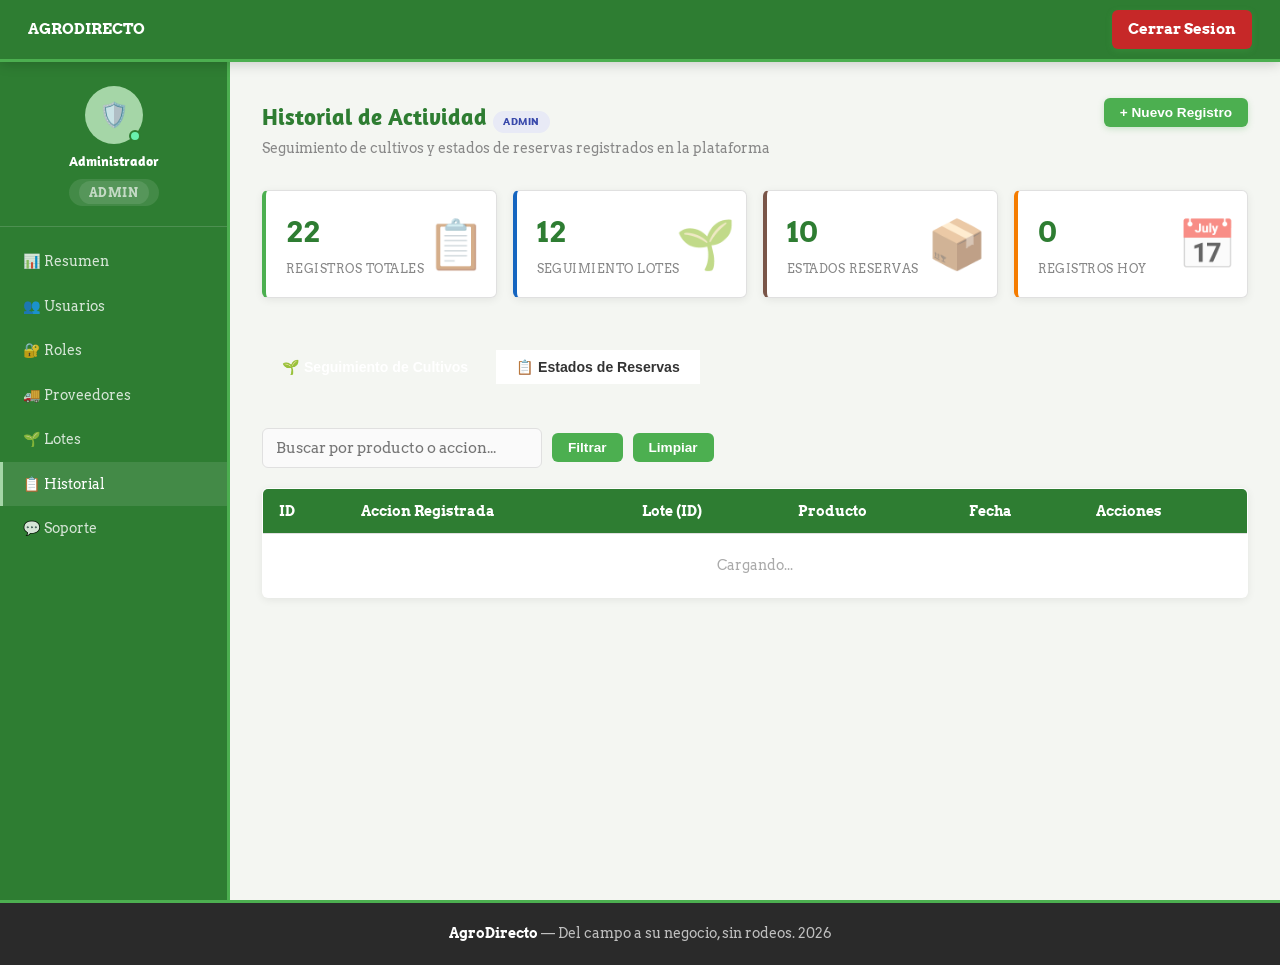
<file: historial.html>
<!DOCTYPE html>
<html lang="es">
<head>
    <meta charset="UTF-8">
    <meta name="viewport" content="width=device-width, initial-scale=1.0">
    <link rel="stylesheet" href="estilo.css">
    <title>Historial - AgroDirecto</title>
    <link rel="preconnect" href="https://fonts.googleapis.com">
    <link rel="preconnect" href="https://fonts.gstatic.com" crossorigin>
    <link href="https://fonts.googleapis.com/css2?family=Arvo:ital,wght@0,400;0,700;1,400;1,700&display=swap" rel="stylesheet">

    <link rel="preconnect" href="https://fonts.googleapis.com">
    <link rel="preconnect" href="https://fonts.gstatic.com" crossorigin>
    <link href="https://fonts.googleapis.com/css2?family=Amaranth:ital,wght@0,400;0,700;1,400;1,700&family=Arvo:ital,wght@0,400;0,700;1,400;1,700&display=swap" rel="stylesheet">
</head>
<body class="pagina-admin">

    <nav id="nav-principal">
        <a href="index.html"><strong>AGRODIRECTO</strong></a>
        <div class="links-nav">
            <a href="index.html" class="btn-verde btn-salir">Cerrar Sesion</a>
        </div>
    </nav>

    <div class="layout-panel">
        <aside class="sidebar">
            <div class="perfil-sidebar">
                <div class="avatar-usuario">🛡️</div>
                <h4 id="nombre-admin">Administrador</h4>
                <span><span class="badge-rol badge-admin">Admin</span></span>
            </div>
            <nav class="nav-sidebar">
                <a href="panel_admin.html">📊 Resumen</a>
                <a href="usuarios.html">👥 Usuarios</a>
                <a href="roles.html">🔐 Roles</a>
                <a href="proveedores.html">🚚 Proveedores</a>
                <a href="lotes.html">🌱 Lotes</a>
                <a href="historial.html" class="activo">📋 Historial</a>    
                <a href="#" id="btn-soporte">💬 Soporte</a>
            </nav>
        </aside>

        <div class="zona-contenido">
            <div class="cabecera-panel">
                <div>
                    <h2>Historial de Actividad <span class="badge-rol badge-admin">ADMIN</span></h2>
                    <p>Seguimiento de cultivos y estados de reservas registrados en la plataforma</p>
                </div>
                <button class="btn-verde" onclick="abrirModal()">+ Nuevo Registro</button>
            </div>

            <div class="fila-stats">
                <div class="stat-tarjeta" data-icono="📋">
                    <div class="stat-numero" id="stat-total">—</div>
                    <div class="stat-etiqueta">Registros Totales</div>
                </div>
                <div class="stat-tarjeta stat-azul" data-icono="🌱">
                    <div class="stat-numero" id="stat-seguimiento">—</div>
                    <div class="stat-etiqueta">Seguimiento Lotes</div>
                </div>
                <div class="stat-tarjeta stat-marron" data-icono="📦">
                    <div class="stat-numero" id="stat-hist-reservas">—</div>
                    <div class="stat-etiqueta">Estados Reservas</div>
                </div>
                <div class="stat-tarjeta stat-naranja" data-icono="📅">
                    <div class="stat-numero" id="stat-hoy">—</div>
                    <div class="stat-etiqueta">Registros Hoy</div>
                </div>
            </div>

            <!-- Pestanas para cambiar entre historial de seguimiento y de reservas -->
            <div class="tabs-historial margen-top-24">
                <button class="btn-tab activo" id="tab-seguimiento" onclick="cambiarTab('seguimiento')">
                    🌱 Seguimiento de Cultivos
                </button>
                <button class="btn-tab" id="tab-reservas-hist" onclick="cambiarTab('reservas')">
                    📋 Estados de Reservas
                </button>
            </div>

            <div id="alerta-historial" class="alerta"></div>

            <!-- TABLA HISTORIAL DE SEGUIMIENTO -->
            <div id="seccion-seguimiento">
                <div class="barra-filtro margen-top-24">
                    <input type="text" id="filtro-seguimiento" class="campo-input" placeholder="Buscar por producto o accion...">
                    <button class="btn-verde btn-borde" onclick="filtrarSeguimiento()">Filtrar</button>
                    <button class="btn-verde btn-borde" onclick="limpiarFiltroSeg()">Limpiar</button>
                </div>
                <table class="tabla-datos">
                    <thead>
                        <tr>
                            <th>ID</th>
                            <th>Accion Registrada</th>
                            <th>Lote (ID)</th>
                            <th>Producto</th>
                            <th>Fecha</th>
                            <th>Acciones</th>
                        </tr>
                    </thead>
                    <tbody id="tabla-seguimiento">
                        <tr><td colspan="6" style="text-align:center;color:#aaa;padding:20px;">Cargando...</td></tr>
                    </tbody>
                </table>
            </div>

            <!-- TABLA HISTORIAL DE RESERVAS -->
            <div id="seccion-hist-reservas" style="display:none;">
                <div class="barra-filtro margen-top-24">
                    <input type="text" id="filtro-hist-reserva" class="campo-input" placeholder="Buscar por estado...">
                    <button class="btn-verde btn-borde" onclick="filtrarHistReservas()">Filtrar</button>
                </div>
                <table class="tabla-datos">
                    <thead>
                        <tr>
                            <th>ID</th>
                            <th>Reserva ID</th>
                            <th>Estado Registrado</th>
                            <th>Fecha</th>
                            <th>Acciones</th>
                        </tr>
                    </thead>
                    <tbody id="tabla-hist-reservas">
                        <tr><td colspan="5" style="text-align:center;color:#aaa;padding:20px;">Cargando...</td></tr>
                    </tbody>
                </table>
            </div>

        </div>
    </div>

    <a href="#" id="btn-volver-arriba" title="Volver arriba">▲</a>

<!-- MODAL HISTORIAL -->
<div class="fondo-modal" id="modal-historial">
    <div class="caja-modal">
        <button class="btn-cerrar-modal" onclick="cerrarModal()">✕</button>
        <p class="titulo-modal" id="titulo-modal-hist">Nuevo Registro</p>
        <input type="hidden" id="hist-id">
        <div class="campo-grupo">
            <label>Accion / Descripcion</label>
            <input type="text" id="hist-accion" class="campo-input" placeholder="Ej: Siembra registrada">
        </div>
        <div class="campo-grupo">
            <label>Producto</label>
            <input type="text" id="hist-producto" class="campo-input" placeholder="Ej: Tomate Chonto">
        </div>
        <div class="fila-campos">
            <div class="campo-grupo">
                <label>Lote (opcional)</label>
                <select id="hist-lote" class="campo-input"></select>
            </div>
            <div class="campo-grupo">
                <label>Fecha</label>
                <input type="date" id="hist-fecha" class="campo-input">
            </div>
        </div>
        <div class="fila-botones">
            <button class="btn-verde" onclick="guardarRegistro()">Guardar</button>
            <button class="btn-verde btn-borde" onclick="cerrarModal()">Cancelar</button>
        </div>
        <div id="alerta-modal-hist" class="alerta"></div>
    </div>
</div>
<div id="alerta-historial" class="alerta" style="margin:16px 0;"></div>

    <div id="modal-soporte" class="modal-soporte">
    <div class="contenido-modal">
        <span id="cerrar-soporte">&times;</span>
        <h2>Centro de Soporte</h2>
        <p>¿En qué podemos ayudarte?</p>

        <form>
            <input type="text" placeholder="Tu nombre" required>
            <input type="email" placeholder="Tu correo" required>
            <textarea placeholder="Describe tu problema..." rows="5"></textarea>
            <button type="submit">Enviar</button>
        </form>
    </div>
</div>


    <footer id="pie-pagina">
        <p><strong>AgroDirecto</strong> — Del campo a su negocio, sin rodeos. 2026</p>
    </footer>

    <script src="datos.js"></script>

<script>
    const btnSoporte = document.getElementById("btn-soporte");
    const modalSoporte = document.getElementById("modal-soporte");
    const cerrarSoporte = document.getElementById("cerrar-soporte");

    btnSoporte.addEventListener("click", function(e) {
    e.preventDefault();
    modalSoporte.style.display = "flex";
    });

    cerrarSoporte.addEventListener("click", function() {
    modalSoporte.style.display = "none";
    });

    window.addEventListener("click", function(e) {
    if (e.target === modalSoporte) {
        modalSoporte.style.display = "none";
    }
});


    document.getElementById('nombre-admin').textContent =
        sessionStorage.getItem('usuario_nombre') || 'Administrador';

    window.addEventListener('scroll', () => {
        document.getElementById('btn-volver-arriba')
            .classList.toggle('visible', window.scrollY > 200);
    });

    function cargarHistorial() {
        const seg  = DB.historial_seguimiento;
        const hres = DB.historial_reservas;
        document.getElementById('stat-total').textContent         = seg.length + hres.length;
        document.getElementById('stat-seguimiento').textContent   = seg.length;
        document.getElementById('stat-hist-reservas').textContent = hres.length;
        // 4to stat: registros de hoy
        const hoy = new Date().toISOString().slice(0,10);
        const statHoy = document.getElementById('stat-hoy');
        if (statHoy) statHoy.textContent = seg.filter(s => s.fecha === hoy).length;

        renderTabla(seg);
    }

    function renderTabla(lista) {
        const tb = document.getElementById('tabla-historial');
        if (!tb) return;
        tb.innerHTML = lista.length ? lista.map(h => {
            const lote = DB.lotes.find(l => l.id === h.lote);
            return `<tr>
                <td>${h.id}</td>
                <td>${h.accion}</td>
                <td>${h.lote ? `Lote #${h.lote}` : '—'}</td>
                <td>${h.producto}</td>
                <td>${h.fecha}</td>
                <td><div class="acciones-tabla">
                    <button class="btn-tabla btn-editar"   onclick="editarRegistro(${h.id})">Editar</button>
                    <button class="btn-tabla btn-eliminar" onclick="eliminarRegistro(${h.id})">Eliminar</button>
                </div></td>
            </tr>`;
        }).join('') :
        '<tr><td colspan="6" style="text-align:center;color:#aaa;padding:20px;">Sin registros</td></tr>';
    }

    function abrirModal(id = null) {
        document.getElementById('hist-id').value = id || '';
        document.getElementById('titulo-modal-hist').textContent = id ? 'Editar Registro' : 'Nuevo Registro';
        if (!id) {
            document.getElementById('hist-accion').value  = '';
            document.getElementById('hist-producto').value = '';
            document.getElementById('hist-lote').value    = '';
            document.getElementById('hist-fecha').value   = new Date().toISOString().slice(0,10);
        }
        // Poblar select lotes
        const selLote = document.getElementById('hist-lote');
        if (selLote) {
            selLote.innerHTML = '<option value="">Sin lote</option>' +
                DB.lotes.map(l => `<option value="${l.id}">#${l.id} — ${l.producto}</option>`).join('');
        }
        document.getElementById('alerta-modal-hist').className = 'alerta';
        document.getElementById('modal-historial').classList.add('abierto');
    }

    function cerrarModal() {
        document.getElementById('modal-historial').classList.remove('abierto');
    }

    function editarRegistro(id) {
        const h = DB.historial_seguimiento.find(x => x.id === id);
        if (!h) return;
        document.getElementById('hist-accion').value   = h.accion;
        document.getElementById('hist-producto').value = h.producto;
        document.getElementById('hist-fecha').value    = h.fecha;
        abrirModal(id);
        if (document.getElementById('hist-lote')) document.getElementById('hist-lote').value = h.lote || '';
    }

    function guardarRegistro() {
        const alerta = document.getElementById('alerta-modal-hist');
        const id     = parseInt(document.getElementById('hist-id').value);
        const datos  = {
            accion:   document.getElementById('hist-accion').value.trim(),
            producto: document.getElementById('hist-producto').value.trim(),
            lote:     parseInt(document.getElementById('hist-lote').value) || null,
            fecha:    document.getElementById('hist-fecha').value
        };
        if (!datos.accion || !datos.producto) {
            alerta.textContent = 'Accion y producto son obligatorios.';
            alerta.className = 'alerta alerta-error visible';
            return;
        }
        if (id) {
            const idx = DB.historial_seguimiento.findIndex(h => h.id === id);
            DB.historial_seguimiento[idx] = { ...DB.historial_seguimiento[idx], ...datos };
        } else {
            datos.id = DB.siguienteId('historial_seguimiento');
            DB.historial_seguimiento.push(datos);
        }
        alerta.textContent = id ? 'Registro actualizado.' : 'Registro creado.';
        alerta.className = 'alerta alerta-ok visible';
        setTimeout(() => { cerrarModal(); cargarHistorial(); }, 900);
    }

    function eliminarRegistro(id) {
        const alerta = document.getElementById('alerta-historial');
        if (!confirm('¿Eliminar este registro?')) return;
        const idx = DB.historial_seguimiento.findIndex(h => h.id === id);
        if (idx !== -1) DB.historial_seguimiento.splice(idx, 1);
        if (alerta) { alerta.textContent = 'Registro eliminado.'; alerta.className = 'alerta alerta-ok visible'; }
        cargarHistorial();
        setTimeout(() => { if (alerta) alerta.className = 'alerta'; }, 3000);
    }

    cargarHistorial();
</script>

</body>
</html>
</file>
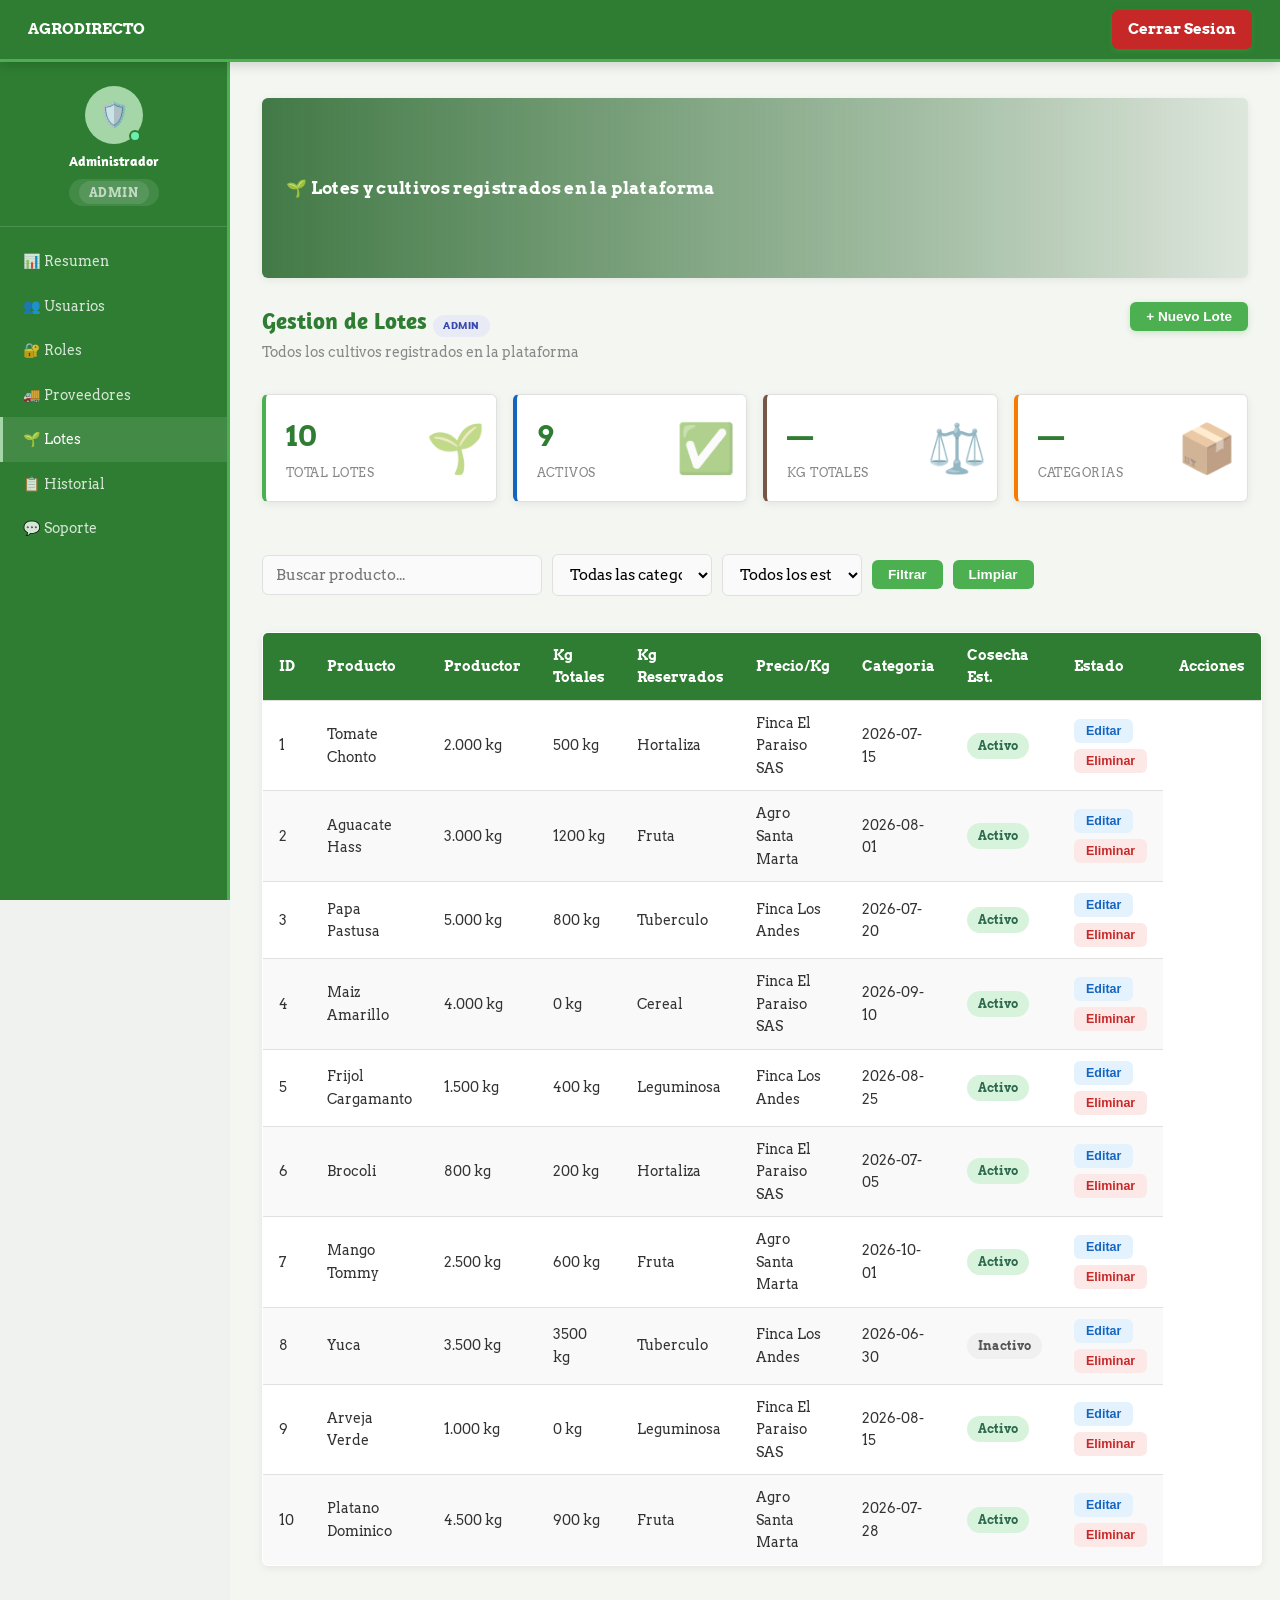
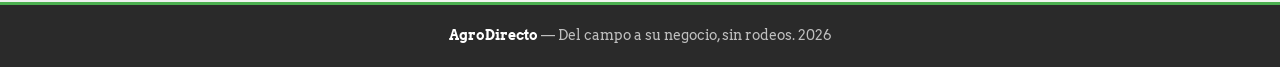
<file: lotes.html>
<!DOCTYPE html>
<html lang="es">
<head>
    <meta charset="UTF-8">
    <meta name="viewport" content="width=device-width, initial-scale=1.0">
    <link rel="stylesheet" href="estilo.css">
    <link rel="preconnect" href="https://fonts.googleapis.com">
    <link rel="preconnect" href="https://fonts.gstatic.com" crossorigin>
    <link href="https://fonts.googleapis.com/css2?family=Arvo:ital,wght@0,400;0,700;1,400;1,700&display=swap" rel="stylesheet">

    <link rel="preconnect" href="https://fonts.googleapis.com">
    <link rel="preconnect" href="https://fonts.gstatic.com" crossorigin>
    <link href="https://fonts.googleapis.com/css2?family=Amaranth:ital,wght@0,400;0,700;1,400;1,700&family=Arvo:ital,wght@0,400;0,700;1,400;1,700&display=swap" rel="stylesheet">

     <title>Lotes - AgroDirecto</title>
</head>
<body class="pagina-admin">

    <nav id="nav-principal">
        <a href="index.html"><strong>AGRODIRECTO</strong></a>
        <div class="links-nav">
            <a href="index.html" class="btn-verde btn-salir">Cerrar Sesion</a>
        </div>
    </nav>

    <div class="layout-panel">
        <aside class="sidebar">
            <div class="perfil-sidebar">
                <div class="avatar-usuario">🛡️</div>
                <h4 id="nombre-admin">Administrador</h4>
                <span><span class="badge-rol badge-admin">Admin</span></span>
            </div>
            <nav class="nav-sidebar">
                <a href="panel_admin.html">📊 Resumen</a>
                <a href="usuarios.html">👥 Usuarios</a>
                <a href="roles.html">🔐 Roles</a>
                <a href="proveedores.html">🚚 Proveedores</a>
                <a href="lotes.html" class="activo">🌱 Lotes</a>
                <a href="historial.html">📋 Historial</a>
                <a href="#" id="btn-soporte">💬 Soporte</a>
            </nav>
        </aside>

        <div class="zona-contenido">
            <div class="banner-panel banner-lotes">
                <span>🌱 Lotes y cultivos registrados en la plataforma</span>
            </div>

            <div class="cabecera-panel">
                <div>
                    <h2>Gestion de Lotes <span class="badge-rol badge-admin">ADMIN</span></h2>
                    <p>Todos los cultivos registrados en la plataforma</p>
                </div>
                <button class="btn-verde" onclick="abrirModal()">+ Nuevo Lote</button>
            </div>

            <div class="fila-stats">
                <div class="stat-tarjeta" data-icono="🌱">
                    <div class="stat-numero" id="stat-total">—</div>
                    <div class="stat-etiqueta">Total Lotes</div>
                </div>
                <div class="stat-tarjeta stat-azul" data-icono="✅">
                    <div class="stat-numero" id="stat-activos">—</div>
                    <div class="stat-etiqueta">Activos</div>
                </div>
                <div class="stat-tarjeta stat-marron" data-icono="⚖️">
                    <div class="stat-numero" id="stat-kg-total">—</div>
                    <div class="stat-etiqueta">Kg Totales</div>
                </div>
                <div class="stat-tarjeta stat-naranja" data-icono="📦">
                    <div class="stat-numero" id="stat-categorias">—</div>
                    <div class="stat-etiqueta">Categorias</div>
                </div>
            </div>

            <div class="barra-filtro margen-top-24">
                <input type="text" id="filtro-producto" class="campo-input" placeholder="Buscar producto...">
                <select id="filtro-cat" class="campo-input" style="max-width:160px;">
                    <option value="">Todas las categorias</option>
                    <option>Hortaliza</option>
                    <option>Fruta</option>
                    <option>Tuberculo</option>
                    <option>Cereal</option>
                </select>
                <select id="filtro-estado-lote" class="campo-input" style="max-width:140px;">
                    <option value="">Todos los estados</option>
                    <option>Activo</option>
                    <option>En cosecha</option>
                    <option>Finalizado</option>
                </select>
                <button class="btn-verde btn-borde" onclick="filtrar()">Filtrar</button>
                <button class="btn-verde btn-borde" onclick="limpiarFiltro()">Limpiar</button>
            </div>

            <div id="alerta-lotes" class="alerta"></div>

            <table class="tabla-datos">
                <thead>
                    <tr>
                        <th>ID</th>
                        <th>Producto</th>
                        <th>Productor</th>
                        <th>Kg Totales</th>
                        <th>Kg Reservados</th>
                        <th>Precio/Kg</th>
                        <th>Categoria</th>
                        <th>Cosecha Est.</th>
                        <th>Estado</th>
                        <th>Acciones</th>
                    </tr>
                </thead>
                <tbody id="tabla-lotes">
                    <tr><td colspan="10" style="text-align:center;color:#aaa;padding:20px;">Cargando...</td></tr>
                </tbody>
            </table>
        </div>
    </div>

    <a href="#" id="btn-volver-arriba" title="Volver arriba">▲</a>

   <!-- MODAL LOTE -->
<div class="fondo-modal" id="modal-lote">
    <div class="caja-modal">
        <button class="btn-cerrar-modal" onclick="cerrarModal()">✕</button>
        <p class="titulo-modal" id="titulo-modal-lote">Nuevo Lote</p>
        <input type="hidden" id="lote-id">
        <div class="fila-campos">
            <div class="campo-grupo">
                <label>Producto</label>
                <input type="text" id="lote-producto" class="campo-input" placeholder="Ej: Tomate Chonto">
            </div>
            <div class="campo-grupo">
                <label>Cantidad (kg)</label>
                <input type="number" id="lote-cantidad" class="campo-input" placeholder="Ej: 2000" min="1">
            </div>
        </div>
        <div class="fila-campos">
            <div class="campo-grupo">
                <label>Categoria</label>
                <select id="lote-categoria" class="campo-input">
                    <option>Hortaliza</option>
                    <option>Fruta</option>
                    <option>Tuberculo</option>
                    <option>Cereal</option>
                    <option>Leguminosa</option>
                </select>
            </div>
            <div class="campo-grupo">
                <label>Productor</label>
                <select id="lote-productor" class="campo-input"></select>
            </div>
        </div>
        <div class="fila-campos">
            <div class="campo-grupo">
                <label>Fecha Cosecha</label>
                <input type="date" id="lote-fecha" class="campo-input">
            </div>
            <div class="campo-grupo">
                <label>Estado</label>
                <select id="lote-estado" class="campo-input">
                    <option value="Activo">Activo</option>
                    <option value="Inactivo">Inactivo</option>
                </select>
            </div>
        </div>
        <div class="fila-botones">
            <button class="btn-verde" onclick="guardarLote()">Guardar</button>
            <button class="btn-verde btn-borde" onclick="cerrarModal()">Cancelar</button>
        </div>
        <div id="alerta-modal-lote" class="alerta"></div>
    </div>
</div>

    <div id="modal-soporte" class="modal-soporte">
    <div class="contenido-modal">
        <span id="cerrar-soporte">&times;</span>
        <h2>Centro de Soporte</h2>
        <p>¿En qué podemos ayudarte?</p>

        <form>
            <input type="text" placeholder="Tu nombre" required>
            <input type="email" placeholder="Tu correo" required>
            <textarea placeholder="Describe tu problema..." rows="5"></textarea>
            <button type="submit">Enviar</button>
        </form>
    </div>
</div>

        <footer id="pie-pagina">
        <p><strong>AgroDirecto</strong> — Del campo a su negocio, sin rodeos. 2026</p>
    </footer>


    <script src="datos.js"></script>

<script>
    const btnSoporte = document.getElementById("btn-soporte");
const modalSoporte = document.getElementById("modal-soporte");
const cerrarSoporte = document.getElementById("cerrar-soporte");

btnSoporte.addEventListener("click", function(e) {
    e.preventDefault();
    modalSoporte.style.display = "flex";
});

cerrarSoporte.addEventListener("click", function() {
    modalSoporte.style.display = "none";
});

window.addEventListener("click", function(e) {
    if (e.target === modalSoporte) {
        modalSoporte.style.display = "none";
    }
});


    let todosLotes = [];

    document.getElementById('nombre-admin').textContent =
        sessionStorage.getItem('usuario_nombre') || 'Administrador';

    window.addEventListener('scroll', () => {
        document.getElementById('btn-volver-arriba')
            .classList.toggle('visible', window.scrollY > 200);
    });

    function cargarLotes() {
        todosLotes = [...DB.lotes];
        document.getElementById('stat-total').textContent   = todosLotes.length;
        // Los IDs de stats adicionales dependen de tu HTML; ajusta si difieren:
        const activos   = todosLotes.filter(l => l.estado === 'Activo').length;
        const inactivos = todosLotes.filter(l => l.estado === 'Inactivo').length;
        const kgTotal   = todosLotes.reduce((s, l) => s + l.cantidad, 0);
        if (document.getElementById('stat-activos'))   document.getElementById('stat-activos').textContent   = activos;
        if (document.getElementById('stat-inactivos')) document.getElementById('stat-inactivos').textContent = inactivos;
        if (document.getElementById('stat-kg'))        document.getElementById('stat-kg').textContent        = kgTotal.toLocaleString('es-CO') + ' kg';
        renderTabla(todosLotes);
    }

    function renderTabla(lista) {
        const tb = document.getElementById('tabla-lotes');
        if (!tb) return;
        tb.innerHTML = lista.length ? lista.map(l => {
            const prod = DB.usuarios.find(u => u.id === l.productor_id);
            return `<tr>
                <td>${l.id}</td>
                <td>${l.producto}</td>
                <td>${l.cantidad.toLocaleString('es-CO')} kg</td>
                <td>${l.kg_reservados || 0} kg</td>
                <td>${l.categoria}</td>
                <td>${prod ? prod.nombre : '—'}</td>
                <td>${l.fecha_cosecha || '—'}</td>
                <td><span class="etiqueta ${l.estado === 'Activo' ? 'etiqueta-verde' : 'etiqueta-gris'}">${l.estado}</span></td>
                <td><div class="acciones-tabla">
                    <button class="btn-tabla btn-editar"   onclick="editarLote(${l.id})">Editar</button>
                    <button class="btn-tabla btn-eliminar" onclick="eliminarLote(${l.id})">Eliminar</button>
                </div></td>
            </tr>`;
        }).join('') :
        '<tr><td colspan="9" style="text-align:center;color:#aaa;padding:20px;">Sin lotes registrados</td></tr>';
    }

    function abrirModal(id = null) {
        document.getElementById('lote-id').value = id || '';
        document.getElementById('titulo-modal-lote').textContent = id ? 'Editar Lote' : 'Nuevo Lote';
        if (!id) {
            ['lote-producto','lote-cantidad','lote-fecha'].forEach(i => {
                const el = document.getElementById(i);
                if (el) el.value = '';
            });
            const cat = document.getElementById('lote-categoria');
            if (cat) cat.value = 'Hortaliza';
            const prod = document.getElementById('lote-productor');
            if (prod) prod.value = '';
            const est = document.getElementById('lote-estado');
            if (est) est.value = 'Activo';
        }
        // Poblar select de productores
        const selProd = document.getElementById('lote-productor');
        if (selProd) {
            const productores = DB.usuarios.filter(u => u.rol === 'Productor');
            selProd.innerHTML = productores.map(p =>
                `<option value="${p.id}">${p.nombre}</option>`).join('');
        }
        const alertaM = document.getElementById('alerta-modal-lote');
        if (alertaM) alertaM.className = 'alerta';
        document.getElementById('modal-lote').classList.add('abierto');
    }

    function cerrarModal() {
        document.getElementById('modal-lote').classList.remove('abierto');
    }

    function editarLote(id) {
        const l = DB.lotes.find(x => x.id === id);
        if (!l) return;
        const setVal = (sel, val) => { const el = document.getElementById(sel); if (el) el.value = val; };
        setVal('lote-producto',   l.producto);
        setVal('lote-cantidad',   l.cantidad);
        setVal('lote-categoria',  l.categoria);
        setVal('lote-fecha',      l.fecha_cosecha || '');
        setVal('lote-estado',     l.estado);
        abrirModal(id);
        document.getElementById('lote-productor').value = l.productor_id;
    }

    function guardarLote() {
        const alertaM = document.getElementById('alerta-modal-lote');
        const id      = parseInt(document.getElementById('lote-id').value);
        const datos   = {
            producto:      (document.getElementById('lote-producto')?.value || '').trim(),
            cantidad:      parseInt(document.getElementById('lote-cantidad')?.value) || 0,
            categoria:     document.getElementById('lote-categoria')?.value || 'Hortaliza',
            productor_id:  parseInt(document.getElementById('lote-productor')?.value) || 2,
            fecha_cosecha: document.getElementById('lote-fecha')?.value || '',
            estado:        document.getElementById('lote-estado')?.value || 'Activo',
            kg_reservados: 0
        };
        if (!datos.producto || datos.cantidad < 1) {
            if (alertaM) { alertaM.textContent = 'Producto y cantidad son obligatorios.'; alertaM.className = 'alerta alerta-error visible'; }
            return;
        }
        if (id) {
            const idx = DB.lotes.findIndex(l => l.id === id);
            DB.lotes[idx] = { ...DB.lotes[idx], ...datos };
        } else {
            datos.id = DB.siguienteId('lotes');
            DB.lotes.push(datos);
        }
        if (alertaM) { alertaM.textContent = id ? 'Lote actualizado.' : 'Lote creado.'; alertaM.className = 'alerta alerta-ok visible'; }
        setTimeout(() => { cerrarModal(); cargarLotes(); }, 900);
    }

    function eliminarLote(id) {
        const alerta = document.getElementById('alerta-lotes');
        if (!confirm('¿Eliminar este lote?')) return;
        const idx = DB.lotes.findIndex(l => l.id === id);
        if (idx !== -1) DB.lotes.splice(idx, 1);
        if (alerta) { alerta.textContent = 'Lote eliminado.'; alerta.className = 'alerta alerta-ok visible'; }
        cargarLotes();
        setTimeout(() => { if (alerta) alerta.className = 'alerta'; }, 3000);
    }

    // Filtro
    function filtrar() {
        const q   = (document.getElementById('filtro-lote')?.value || '').toLowerCase();
        const cat = document.getElementById('filtro-categoria-lote')?.value || '';
        const est = document.getElementById('filtro-estado-lote')?.value || '';
        renderTabla(DB.lotes.filter(l =>
            (!q || l.producto.toLowerCase().includes(q)) &&
            (!cat || l.categoria === cat) &&
            (!est || l.estado === est)
        ));
    }

    function limpiarFiltro() {
        ['filtro-lote','filtro-categoria-lote','filtro-estado-lote'].forEach(i => {
            const el = document.getElementById(i); if (el) el.value = '';
        });
        renderTabla(DB.lotes);
    }

    cargarLotes();
</script>

</body>
</html>
</file>
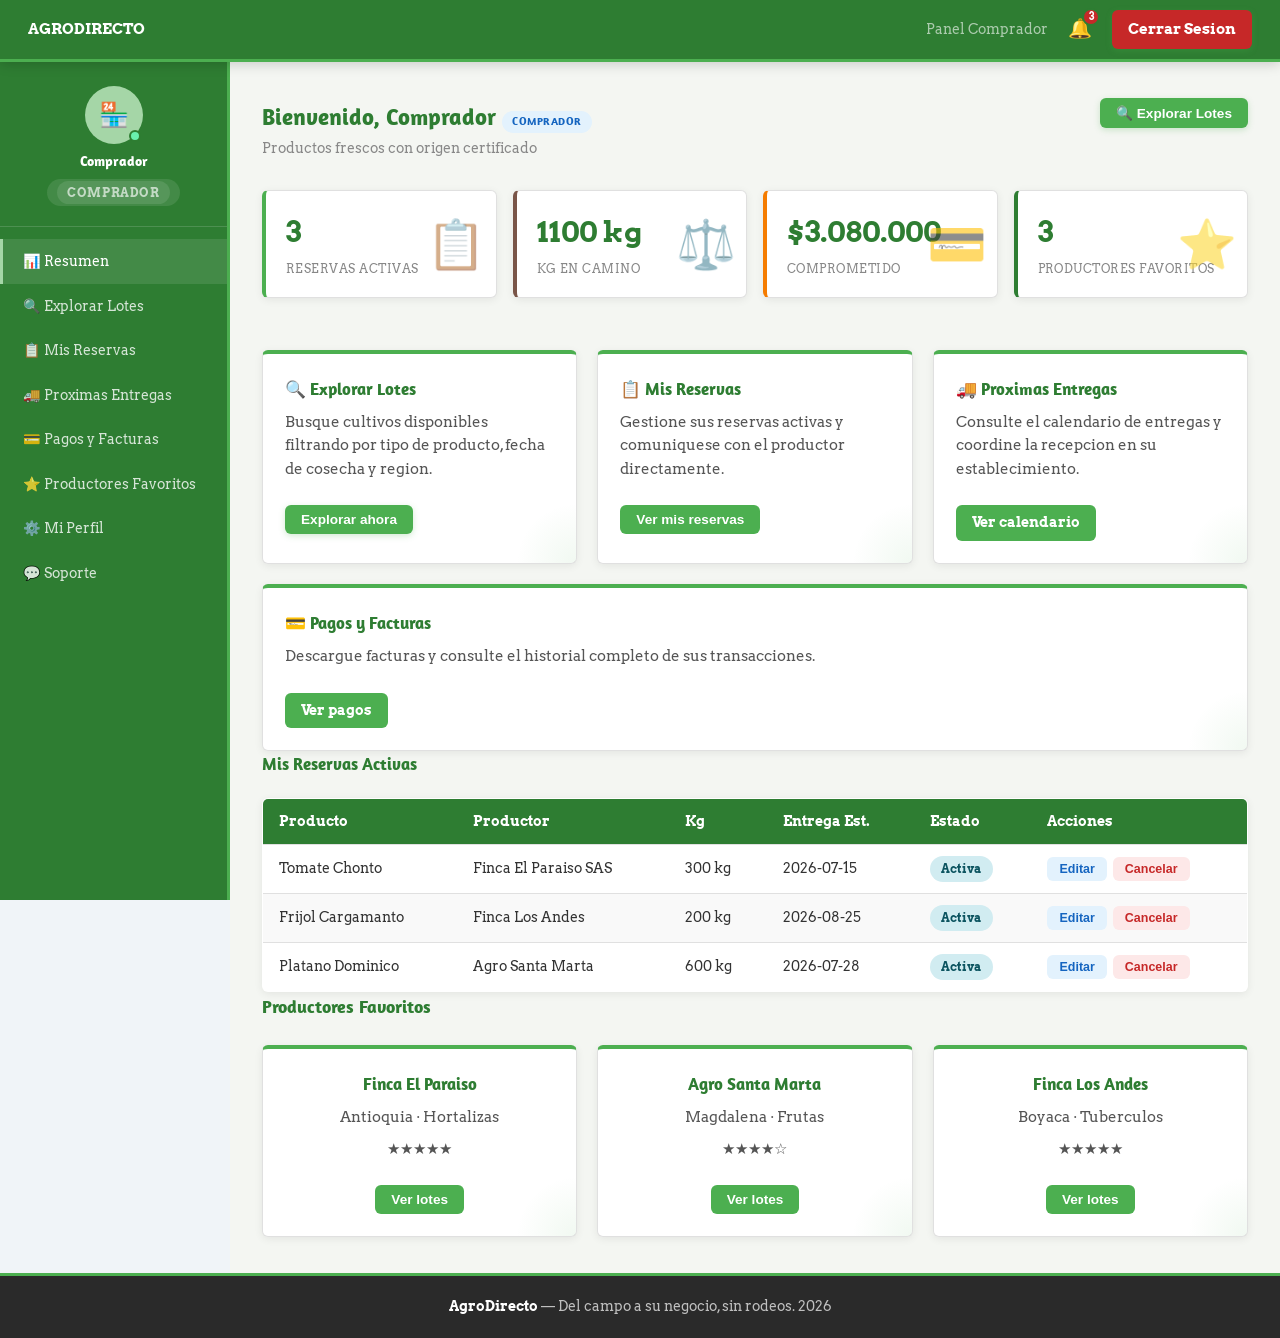
<file: panel_comprador.html>
<!DOCTYPE html>
<html lang="es">
<head>
    <meta charset="UTF-8">
    <meta name="viewport" content="width=device-width, initial-scale=1.0">
    <link rel="stylesheet" href="estilo.css">
    <link rel="preconnect" href="https://fonts.googleapis.com">
    <link rel="preconnect" href="https://fonts.gstatic.com" crossorigin>
    <link href="https://fonts.googleapis.com/css2?family=Arvo:ital,wght@0,400;0,700;1,400;1,700&display=swap" rel="stylesheet">

    <link rel="preconnect" href="https://fonts.googleapis.com">
    <link rel="preconnect" href="https://fonts.gstatic.com" crossorigin>
    <link href="https://fonts.googleapis.com/css2?family=Amaranth:ital,wght@0,400;0,700;1,400;1,700&family=Arvo:ital,wght@0,400;0,700;1,400;1,700&display=swap" rel="stylesheet">

    <title>Panel Comprador - AgroDirecto</title>
</head>
<body class="pagina-comprador">

    <nav id="nav-principal">
        <a href="index.html"><strong>AGRODIRECTO</strong></a>
        <div class="links-nav">
            <span class="texto-rol-nav">Panel Comprador</span>
            <div class="icono-campana tiene-tooltip">
                <span>🔔</span>
                <span class="badge-campana" id="badge-notif">2</span>
                <span class="texto-tooltip">2 notificaciones nuevas</span>
            </div>
            <a href="index.html" id="btn-logout" class="btn-verde btn-salir">Cerrar Sesion</a>
        </div>
    </nav>

    <div class="layout-panel">

        <!-- SIDEBAR: azul marino (pagina-comprador) -->
        <aside class="sidebar">
            <div class="perfil-sidebar">
                <div class="avatar-usuario">🏪</div>
                <h4 id="nombre-comprador">Comprador</h4>
                <span><span class="badge-rol badge-comprador">Comprador</span></span>
            </div>
            <nav class="nav-sidebar">
                <a href="panel_comprador.html" class="activo">📊 Resumen</a>
                <a href="#" onclick="mostrarSeccion('explorar')">🔍 Explorar Lotes</a>
                <a href="#" onclick="mostrarSeccion('reservas')">📋 Mis Reservas</a>
                <a href="#">🚚 Proximas Entregas</a>
                <a href="#">💳 Pagos y Facturas</a>
                <a href="#">⭐ Productores Favoritos</a>
                <a href="#">⚙️ Mi Perfil</a>
                <a href="#" id="btn-soporte">💬 Soporte</a>
            </nav>
        </aside>

        <div class="zona-contenido">

            <div class="cabecera-panel">
                <div>
                    <h2 id="titulo-bienvenida">Bienvenido <span class="badge-rol badge-comprador">COMPRADOR</span></h2>
                    <p>Productos frescos con origen certificado</p>
                </div>
                <button class="btn-verde" onclick="mostrarSeccion('explorar')">🔍 Explorar Lotes</button>
            </div>

            <!-- ESTADISTICAS -->
            <div class="fila-stats">
                <div class="stat-tarjeta" data-icono="📋">
                    <div class="stat-numero" id="stat-reservas">—</div>
                    <div class="stat-etiqueta">Reservas Activas</div>
                </div>
                <div class="stat-tarjeta stat-marron" data-icono="⚖️">
                    <div class="stat-numero" id="stat-kg-camino">—</div>
                    <div class="stat-etiqueta">Kg en Camino</div>
                </div>
                <div class="stat-tarjeta stat-naranja" data-icono="💳">
                    <div class="stat-numero" id="stat-gasto">—</div>
                    <div class="stat-etiqueta">Comprometido</div>
                </div>
                <div class="stat-tarjeta stat-verde" data-icono="⭐">
                    <div class="stat-numero" id="stat-favoritos">3</div>
                    <div class="stat-etiqueta">Productores Favoritos</div>
                </div>
            </div>

            <!-- ACCESOS RAPIDOS -->
            <div class="grid-tarjetas">
                <div class="tarjeta">
                    <h3>🔍 Explorar Lotes</h3>
                    <p>Busque cultivos disponibles filtrando por tipo de producto, fecha de cosecha y region.</p>
                    <div class="margen-top-16"><button class="btn-verde" onclick="mostrarSeccion('explorar')">Explorar ahora</button></div>
                </div>
                <div class="tarjeta">
                    <h3>📋 Mis Reservas</h3>
                    <p>Gestione sus reservas activas y comuniquese con el productor directamente.</p>
                    <div class="margen-top-16"><button class="btn-verde btn-borde" onclick="mostrarSeccion('reservas')">Ver mis reservas</button></div>
                </div>
                <div class="tarjeta">
                    <h3>🚚 Proximas Entregas</h3>
                    <p>Consulte el calendario de entregas y coordine la recepcion en su establecimiento.</p>
                    <div class="margen-top-16"><a href="#" class="btn-verde btn-borde">Ver calendario</a></div>
                </div>
                <div class="tarjeta">
                    <h3>💳 Pagos y Facturas</h3>
                    <p>Descargue facturas y consulte el historial completo de sus transacciones.</p>
                    <div class="margen-top-16"><a href="#" class="btn-verde btn-borde">Ver pagos</a></div>
                </div>
            </div>

            <!-- SECCION: EXPLORAR LOTES DISPONIBLES -->
            <div id="seccion-explorar" class="margen-top-32" style="display:none;">
                <div class="fila-titulo-panel">
                    <h3 class="titulo-panel">Lotes Disponibles</h3>
                </div>
                <div class="barra-filtro">
                    <input type="text" id="filtro-lote" class="campo-input" placeholder="Buscar producto...">
                    <select id="filtro-categoria" class="campo-input" style="max-width:180px;">
                        <option value="">Todas las categorias</option>
                        <option>Hortaliza</option>
                        <option>Fruta</option>
                        <option>Tuberculo</option>
                        <option>Cereal</option>
                    </select>
                    <button class="btn-verde btn-borde" onclick="filtrarLotesDisponibles()">Filtrar</button>
                </div>
                <table class="tabla-datos">
                    <thead>
                        <tr>
                            <th>Producto</th>
                            <th>Productor</th>
                            <th>Kg Disponibles</th>
                            <th>Categoria</th>
                            <th>Cosecha Est.</th>
                            <th>Estado</th>
                            <th>Accion</th>
                        </tr>
                    </thead>
                    <tbody id="tabla-lotes-disponibles">
                        <tr><td colspan="7" style="text-align:center;color:#aaa;padding:20px;">Cargando...</td></tr>
                    </tbody>
                </table>
            </div>

            <!-- SECCION: MIS RESERVAS -->
            <div id="seccion-reservas" class="margen-top-32">
                <div class="fila-titulo-panel">
                    <h3 class="titulo-panel">Mis Reservas Activas</h3>
                </div>
                <table class="tabla-datos">
                    <thead>
                        <tr>
                            <th>Producto</th>
                            <th>Productor</th>
                            <th>Kg</th>
                            <th>Entrega Est.</th>
                            <th>Estado</th>
                            <th>Acciones</th>
                        </tr>
                    </thead>
                    <tbody id="tabla-mis-reservas">
                        <tr><td colspan="6" style="text-align:center;color:#aaa;padding:20px;">Cargando...</td></tr>
                    </tbody>
                </table>
            </div>

            <!-- PRODUCTORES FAVORITOS -->
            <div class="margen-top-32">
                <h3 class="titulo-panel-grande">Productores Favoritos</h3>
                <div class="grid-tarjetas">
                    <div class="tarjeta texto-centrado tarjeta-sm">
                        <h3>Finca El Paraiso</h3>
                        <p>Antioquia · Hortalizas</p>
                        <p class="estrellas">★★★★★</p>
                        <div class="margen-top-16"><button class="btn-verde btn-borde" onclick="mostrarSeccion('explorar')">Ver lotes</button></div>
                    </div>
                    <div class="tarjeta texto-centrado tarjeta-sm">
                        <h3>Agro Santa Marta</h3>
                        <p>Magdalena · Frutas</p>
                        <p class="estrellas">★★★★☆</p>
                        <div class="margen-top-16"><button class="btn-verde btn-borde" onclick="mostrarSeccion('explorar')">Ver lotes</button></div>
                    </div>
                    <div class="tarjeta texto-centrado tarjeta-sm">
                        <h3>Finca Los Andes</h3>
                        <p>Boyaca · Tuberculos</p>
                        <p class="estrellas">★★★★★</p>
                        <div class="margen-top-16"><button class="btn-verde btn-borde" onclick="mostrarSeccion('explorar')">Ver lotes</button></div>
                    </div>
                </div>
            </div>

        </div>
    </div>

    <a href="#" id="btn-volver-arriba" title="Volver arriba">▲</a>

    <!-- MODAL CREAR RESERVA: position fixed overlay -->
    <div class="fondo-modal" id="modal-reserva">
        <div class="caja-modal">
            <button class="btn-cerrar-modal" onclick="cerrarModalReserva()">✕</button>
            <p class="titulo-modal">Crear Reserva</p>
            <div class="campo-grupo">
                <label>Producto</label>
                <input type="text" id="res-producto" class="campo-input" readonly>
            </div>
            <div class="campo-grupo">
                <label>Productor</label>
                <input type="text" id="res-productor" class="campo-input" readonly>
            </div>
            <div class="campo-grupo">
                <label>Cantidad (kg)</label>
                <input type="number" id="res-cantidad" class="campo-input" placeholder="Ej: 50" min="1">
            </div>
            <div class="campo-grupo">
                <label>Fecha de Entrega Deseada</label>
                <input type="date" id="res-fecha-entrega" class="campo-input">
            </div>
            <div class="fila-botones">
                <button class="btn-verde" onclick="confirmarReserva()">Confirmar Reserva</button>
                <button class="btn-verde btn-borde" onclick="cerrarModalReserva()">Cancelar</button>
            </div>
            <div id="alerta-reserva" class="alerta"></div>
        </div>
    </div>

    <div id="modal-soporte" class="modal-soporte">
    <div class="contenido-modal">
        <span id="cerrar-soporte">&times;</span>
        <h2>Centro de Soporte</h2>
        <p>¿En qué podemos ayudarte?</p>

        <form>
            <input type="text" placeholder="Tu nombre" required>
            <input type="email" placeholder="Tu correo" required>
            <textarea placeholder="Describe tu problema..." rows="5"></textarea>
            <button type="submit">Enviar</button>
        </form>
    </div>
</div>

        <footer id="pie-pagina">
        <p><strong>AgroDirecto</strong> — Del campo a su negocio, sin rodeos. 2026</p>
    </footer>

    <script src="datos.js"></script>

<script>
    const btnSoporte = document.getElementById("btn-soporte");
const modalSoporte = document.getElementById("modal-soporte");
const cerrarSoporte = document.getElementById("cerrar-soporte");

btnSoporte.addEventListener("click", function(e) {
    e.preventDefault();
    modalSoporte.style.display = "flex";
});

cerrarSoporte.addEventListener("click", function() {
    modalSoporte.style.display = "none";
});

window.addEventListener("click", function(e) {
    if (e.target === modalSoporte) {
        modalSoporte.style.display = "none";
    }
});

    let todosLotesDisponibles = [];
    let misReservas = [];
    let loteSeleccionado = null;
    const idComprador = parseInt(sessionStorage.getItem('usuario_id')) || 5;

    document.getElementById('nombre-comprador').textContent =
        sessionStorage.getItem('usuario_nombre') || 'Comprador';
    document.getElementById('titulo-bienvenida').innerHTML =
        `Bienvenido, ${sessionStorage.getItem('usuario_nombre') || 'Comprador'} <span class="badge-rol badge-comprador">COMPRADOR</span>`;

    window.addEventListener('scroll', () => {
        document.getElementById('btn-volver-arriba')
            .classList.toggle('visible', window.scrollY > 200);
    });

    function mostrarSeccion(cual) {
        document.getElementById('seccion-explorar').style.display  = cual === 'explorar'  ? 'block' : 'none';
        document.getElementById('seccion-reservas').style.display  = cual === 'reservas'  ? 'block' : 'none';
    }

    function cargarPanel() {
        todosLotesDisponibles = DB.lotes.filter(l => l.estado === 'Activo');
        misReservas = DB.reservas.filter(r => r.comprador_id === idComprador);
        const kgCamino = misReservas.reduce((s, r) => s + r.cantidad, 0);

        document.getElementById('stat-reservas').textContent  = misReservas.length;
        document.getElementById('stat-kg-camino').textContent = kgCamino + ' kg';
        document.getElementById('stat-gasto').textContent     = '$' + (kgCamino * 2800).toLocaleString('es-CO');
        document.getElementById('badge-notif').textContent    = misReservas.length;

        renderLotesDisponibles(todosLotesDisponibles);
        renderMisReservas();
    }

    function renderLotesDisponibles(lista) {
        const tb = document.getElementById('tabla-lotes-disponibles');
        tb.innerHTML = lista.length ? lista.map(l => {
            const prod = DB.usuarios.find(u => u.id === l.productor_id);
            const disp = l.cantidad - (l.kg_reservados || 0);
            return `<tr>
                <td>${l.producto}</td>
                <td>${prod ? prod.nombre : '—'}</td>
                <td>${disp.toLocaleString('es-CO')} kg</td>
                <td>${l.categoria}</td>
                <td>${l.fecha_cosecha || '—'}</td>
                <td><span class="etiqueta etiqueta-verde">${l.estado}</span></td>
                <td><button class="btn-tabla btn-editar" onclick="abrirModalReserva(${l.id})">Reservar</button></td>
            </tr>`;
        }).join('') : '<tr><td colspan="7" style="text-align:center;color:#aaa;padding:20px;">Sin lotes disponibles</td></tr>';
    }

    function renderMisReservas() {
        const tb = document.getElementById('tabla-mis-reservas');
        tb.innerHTML = misReservas.length ? misReservas.map(r => {
            const lote = DB.lotes.find(l => l.id === r.lote_id);
            const prod = lote ? DB.usuarios.find(u => u.id === lote.productor_id) : null;
            return `<tr>
                <td>${lote ? lote.producto : '—'}</td>
                <td>${prod ? prod.nombre : '—'}</td>
                <td>${r.cantidad} kg</td>
                <td>${r.fecha}</td>
                <td><span class="etiqueta etiqueta-azul">Activa</span></td>
                <td><div class="acciones-tabla">
                    <button class="btn-tabla btn-editar"   onclick="editarReserva(${r.id})">Editar</button>
                    <button class="btn-tabla btn-eliminar" onclick="cancelarReserva(${r.id})">Cancelar</button>
                </div></td>
            </tr>`;
        }).join('') : '<tr><td colspan="6" style="text-align:center;color:#aaa;padding:20px;">Sin reservas activas</td></tr>';
    }

    function filtrarLotesDisponibles() {
        const q   = document.getElementById('filtro-lote').value.toLowerCase();
        const cat = document.getElementById('filtro-categoria').value;
        renderLotesDisponibles(todosLotesDisponibles.filter(l =>
            (!q || l.producto.toLowerCase().includes(q)) &&
            (!cat || l.categoria === cat)
        ));
    }

    function abrirModalReserva(loteId, reservaId = null) {
        loteSeleccionado = DB.lotes.find(l => l.id === loteId);
        if (!loteSeleccionado) return;
        document.getElementById('res-producto').value  = loteSeleccionado.producto;
        document.getElementById('res-productor').value =
            (DB.usuarios.find(u => u.id === loteSeleccionado.productor_id) || {}).nombre || '—';
        document.getElementById('res-cantidad').value      = '';
        document.getElementById('res-fecha-entrega').value = loteSeleccionado.fecha_cosecha || '';
        // Guardamos id de reserva si es edicion
        document.getElementById('modal-reserva').dataset.reservaId = reservaId || '';
        document.getElementById('alerta-reserva').className = 'alerta';
        document.getElementById('modal-reserva').classList.add('abierto');
    }

    function editarReserva(id) {
        const r = DB.reservas.find(x => x.id === id);
        if (!r) return;
        abrirModalReserva(r.lote_id, id);
        document.getElementById('res-cantidad').value      = r.cantidad;
        document.getElementById('res-fecha-entrega').value = r.fecha;
    }

    function cerrarModalReserva() {
        document.getElementById('modal-reserva').classList.remove('abierto');
    }

    function confirmarReserva() {
        const alerta    = document.getElementById('alerta-reserva');
        const cantidad  = parseInt(document.getElementById('res-cantidad').value);
        const fecha     = document.getElementById('res-fecha-entrega').value;
        const reservaId = parseInt(document.getElementById('modal-reserva').dataset.reservaId) || 0;

        if (!cantidad || cantidad < 1) {
            alerta.textContent = 'Ingrese una cantidad valida.';
            alerta.className = 'alerta alerta-error visible';
            return;
        }

        if (reservaId) {
            // Editar
            const idx = DB.reservas.findIndex(r => r.id === reservaId);
            DB.reservas[idx].cantidad = cantidad;
            DB.reservas[idx].fecha    = fecha;
        } else {
            // Crear
            DB.reservas.push({
                id:           DB.siguienteId('reservas'),
                comprador_id: idComprador,
                lote_id:      loteSeleccionado.id,
                cantidad,
                fecha: fecha || new Date().toISOString().slice(0,10)
            });
            // Actualiza kg_reservados en el lote
            const loteIdx = DB.lotes.findIndex(l => l.id === loteSeleccionado.id);
            DB.lotes[loteIdx].kg_reservados = (DB.lotes[loteIdx].kg_reservados || 0) + cantidad;
        }

        alerta.textContent = reservaId ? '¡Reserva actualizada!' : '¡Reserva creada con exito!';
        alerta.className = 'alerta alerta-ok visible';
        setTimeout(() => { cerrarModalReserva(); cargarPanel(); mostrarSeccion('reservas'); }, 1200);
    }

    function cancelarReserva(id) {
        if (!confirm('¿Cancelar esta reserva?')) return;
        const idx = DB.reservas.findIndex(r => r.id === id);
        if (idx !== -1) DB.reservas.splice(idx, 1);
        cargarPanel();
    }

    cargarPanel();
</script>

</body>
</html>
</file>
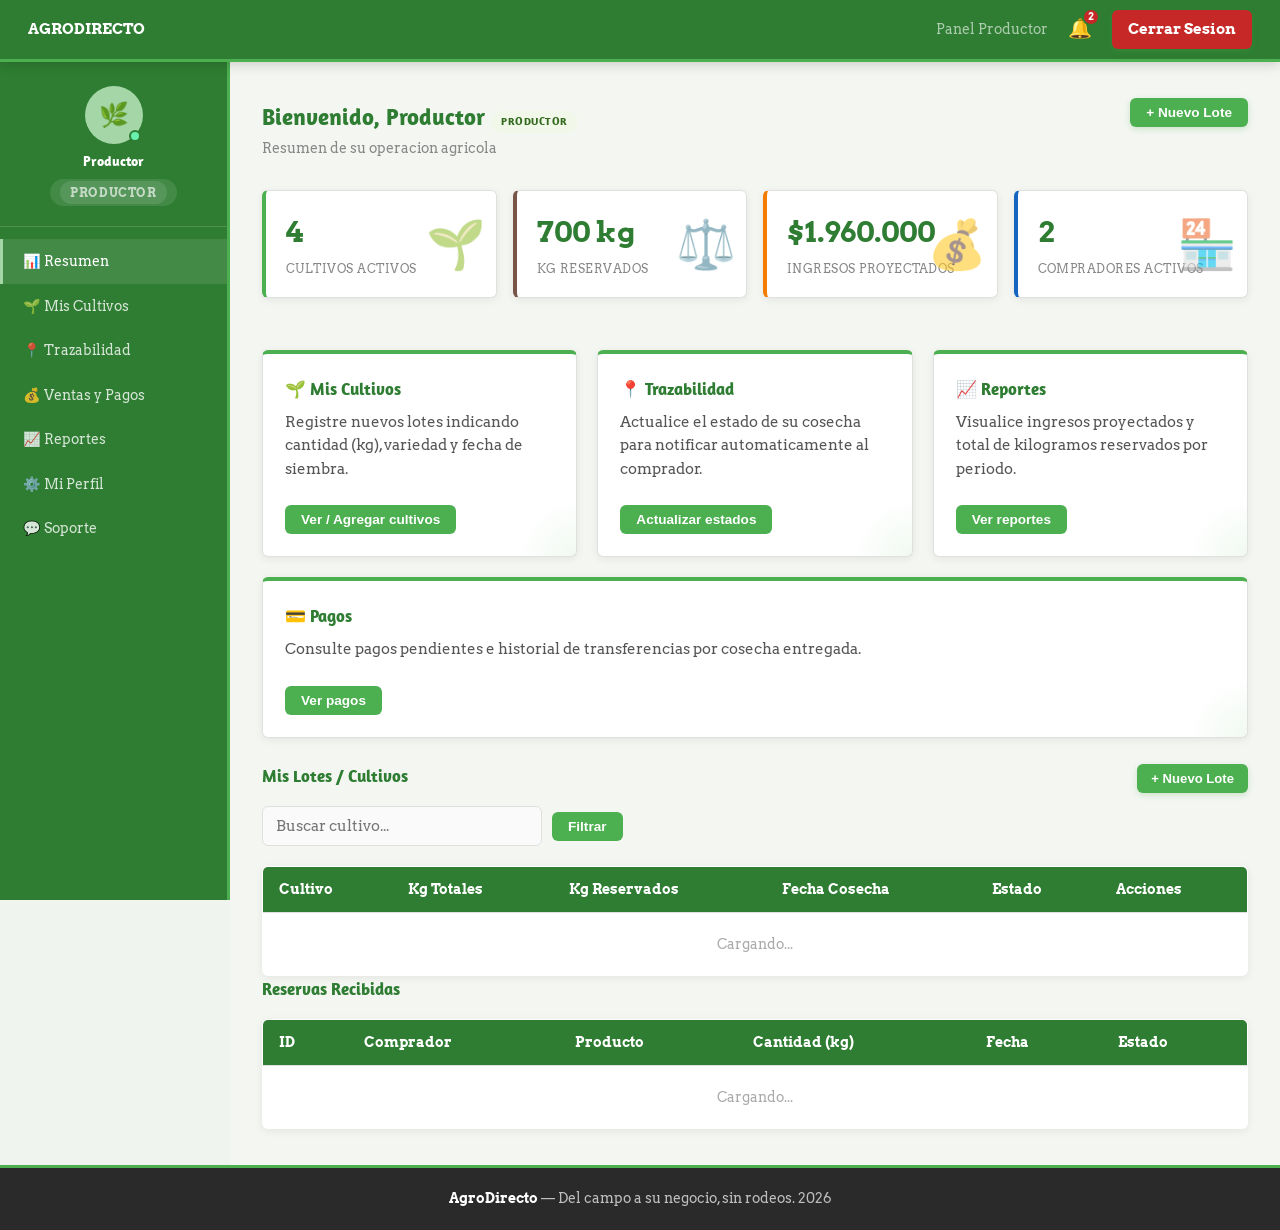
<file: panel_productor.html>
<!DOCTYPE html>
<html lang="es">
<head>
    <meta charset="UTF-8">
    <meta name="viewport" content="width=device-width, initial-scale=1.0">
    <link rel="stylesheet" href="estilo.css">
    <link rel="preconnect" href="https://fonts.googleapis.com">
    <link rel="preconnect" href="https://fonts.gstatic.com" crossorigin>
    <link href="https://fonts.googleapis.com/css2?family=Arvo:ital,wght@0,400;0,700;1,400;1,700&display=swap" rel="stylesheet">

    <link rel="preconnect" href="https://fonts.googleapis.com">
    <link rel="preconnect" href="https://fonts.gstatic.com" crossorigin>
    <link href="https://fonts.googleapis.com/css2?family=Amaranth:ital,wght@0,400;0,700;1,400;1,700&family=Arvo:ital,wght@0,400;0,700;1,400;1,700&display=swap" rel="stylesheet">

    <title>Panel Productor - AgroDirecto</title>
</head>
<body class="pagina-productor">

    <nav id="nav-principal">
        <a href="index.html"><strong>AGRODIRECTO</strong></a>
        <div class="links-nav">
            <span class="texto-rol-nav">Panel Productor</span>
            <div class="icono-campana tiene-tooltip">
                <span>🔔</span>
                <span class="badge-campana" id="badge-notif">3</span>
                <span class="texto-tooltip">3 notificaciones nuevas</span>
            </div>
            <a href="index.html" id="btn-logout" class="btn-verde btn-salir">Cerrar Sesion</a>
        </div>
    </nav>

    <div class="layout-panel">

        <!-- SIDEBAR: position sticky, verde bosque (pagina-productor) -->
        <aside class="sidebar">
            <div class="perfil-sidebar">
                <div class="avatar-usuario">🌿</div>
                <h4 id="nombre-productor">Productor</h4>
                <span><span class="badge-rol badge-productor">Productor</span></span>
            </div>
            <nav class="nav-sidebar">
                <a href="panel_productor.html" class="activo">📊 Resumen</a>
                <a href="#" onclick="mostrarSeccion('lotes'); return false;">🌱 Mis Cultivos</a>
                <a href="#" onclick="mostrarSeccion('trazabilidad'); return false;">📍 Trazabilidad</a>
                <a href="#" onclick="mostrarSeccion('ventas'); return false;">💰 Ventas y Pagos</a>
                <a href="#" onclick="mostrarSeccion('reportes'); return false;">📈 Reportes</a>
                <a href="#" onclick="mostrarSeccion('perfil'); return false;">⚙️ Mi Perfil</a>
                <a href="#" id="btn-soporte">💬 Soporte</a>
            </nav>
        </aside>

        <div class="zona-contenido">

            <div class="cabecera-panel">
                <div>
                    <h2 id="titulo-bienvenida">Bienvenido <span class="badge-rol badge-productor">PRODUCTOR</span></h2>
                    <p>Resumen de su operacion agricola</p>
                </div>
                <button class="btn-verde" id="btn-nuevo-lote" onclick="abrirModal()">+ Nuevo Lote</button>
            </div>

            <!-- ESTADISTICAS -->
            <div class="fila-stats">
                <div class="stat-tarjeta" data-icono="🌱">
                    <div class="stat-numero" id="stat-cultivos">—</div>
                    <div class="stat-etiqueta">Cultivos Activos</div>
                </div>
                <div class="stat-tarjeta stat-marron" data-icono="⚖️">
                    <div class="stat-numero" id="stat-kg-reservados">—</div>
                    <div class="stat-etiqueta">Kg Reservados</div>
                </div>
                <div class="stat-tarjeta stat-naranja" data-icono="💰">
                    <div class="stat-numero" id="stat-ingresos">—</div>
                    <div class="stat-etiqueta">Ingresos Proyectados</div>
                </div>
                <div class="stat-tarjeta stat-azul" data-icono="🏪">
                    <div class="stat-numero" id="stat-compradores">—</div>
                    <div class="stat-etiqueta">Compradores Activos</div>
                </div>
            </div>

            <div class="grid-tarjetas">
                <div class="tarjeta">
                    <h3>🌱 Mis Cultivos</h3>
                    <p>Registre nuevos lotes indicando cantidad (kg), variedad y fecha de siembra.</p>
                    <div class="margen-top-16"><button class="btn-verde btn-borde" onclick="mostrarSeccion('lotes')">Ver / Agregar cultivos</button></div>
                </div>
                <div class="tarjeta">
                    <h3>📍 Trazabilidad</h3>
                    <p>Actualice el estado de su cosecha para notificar automaticamente al comprador.</p>
                    <div class="margen-top-16"><button class="btn-verde btn-borde" onclick="mostrarSeccion('trazabilidad')">Actualizar estados</button></div>
                </div>
                <div class="tarjeta">
                    <h3>📈 Reportes</h3>
                    <p>Visualice ingresos proyectados y total de kilogramos reservados por periodo.</p>
                    <div class="margen-top-16"><button class="btn-verde btn-borde" onclick="mostrarSeccion('reportes')">Ver reportes</button></div>
                </div>
                <div class="tarjeta">
                    <h3>💳 Pagos</h3>
                    <p>Consulte pagos pendientes e historial de transferencias por cosecha entregada.</p>
                    <div class="margen-top-16"><button class="btn-verde btn-borde" onclick="mostrarSeccion('ventas')">Ver pagos</button></div>
                </div>
            </div>


            <br>

            <!-- TABLA MIS LOTES -->
            <div class="margen-top-32">
                <div class="fila-titulo-panel">
                    <h3 class="titulo-panel">Mis Lotes / Cultivos</h3>
                    <button class="btn-verde" style="font-size:0.82rem;padding:7px 14px;" onclick="abrirModal()">+ Nuevo Lote</button>
                </div>
                <div class="barra-filtro">
                    <input type="text" id="filtro-cultivo" class="campo-input" placeholder="Buscar cultivo...">
                    <button class="btn-verde btn-borde" onclick="filtrarLotes()">Filtrar</button>
                </div>
                <table class="tabla-datos">
                    <thead>
                        <tr>
                            <th>Cultivo</th>
                            <th>Kg Totales</th>
                            <th>Kg Reservados</th>
                            <th>Fecha Cosecha</th>
                            <th>Estado</th>
                            <th>Acciones</th>
                        </tr>
                    </thead>
                    <tbody id="tabla-lotes">
                        <tr><td colspan="6" style="text-align:center;color:#aaa;padding:20px;">Cargando...</td></tr>
                    </tbody>
                </table>
            </div>

            <!-- TABLA RESERVAS RECIBIDAS -->
            <div class="margen-top-32">
                <h3 class="titulo-panel">Reservas Recibidas</h3>
                <table class="tabla-datos">
                    <thead>
                        <tr>
                            <th>ID</th>
                            <th>Comprador</th>
                            <th>Producto</th>
                            <th>Cantidad (kg)</th>
                            <th>Fecha</th>
                            <th>Estado</th>
                        </tr>
                    </thead>
                    <tbody id="tabla-reservas-productor">
                        <tr><td colspan="6" style="text-align:center;color:#aaa;padding:20px;">Cargando...</td></tr>
                    </tbody>
                </table>
            </div>

        </div>
    </div>

    <a href="#" id="btn-volver-arriba" title="Volver arriba">▲</a>

    <!-- MODAL NUEVO/EDITAR LOTE: position fixed overlay -->
    <div class="fondo-modal" id="modal-lote">
        <div class="caja-modal">
            <button class="btn-cerrar-modal" onclick="cerrarModal()">✕</button>
            <p class="titulo-modal" id="titulo-modal-lote">Nuevo Lote</p>
            <input type="hidden" id="lote-id">
            <div class="campo-grupo">
                <label>Nombre del Cultivo</label>
                <input type="text" id="lote-producto" class="campo-input" placeholder="Ej: Espinaca">
            </div>
            <div class="fila-campos">
                <div class="campo-grupo">
                    <label>Kg Totales</label>
                    <input type="number" id="lote-kg" class="campo-input" placeholder="500" min="1">
                </div>
                <div class="campo-grupo">
                    <label>Fecha de Cosecha</label>
                    <input type="date" id="lote-fecha" class="campo-input">
                </div>
            </div>
            <div class="campo-grupo">
                <label>Precio por Kg (COP)</label>
                <input type="number" id="lote-precio" class="campo-input" placeholder="Ej: 2500" min="0">
            </div>
            <div class="campo-grupo">
                <label>Categoria</label>
                <select id="lote-categoria" class="campo-input">
                    <option>Hortaliza</option>
                    <option>Fruta</option>
                    <option>Tuberculo</option>
                    <option>Cereal</option>
                </select>
            </div>
            <div class="campo-grupo">
                <label>Estado</label>
                <select id="lote-estado" class="campo-input">
                    <option value="Activo">Activo</option>
                    <option value="En cosecha">En cosecha</option>
                    <option value="Finalizado">Finalizado</option>
                </select>
            </div>
            <div class="fila-botones">
                <button class="btn-verde" onclick="guardarLote()">Guardar Lote</button>
                <button class="btn-verde btn-borde" onclick="cerrarModal()">Cancelar</button>
            </div>
            <div id="alerta-lote" class="alerta"></div>
        </div>
    </div>

    <!-- MODAL LOTE PRODUCTOR -->
<div class="fondo-modal" id="modal-lote">
    <div class="caja-modal">
        <button class="btn-cerrar-modal" onclick="cerrarModal()">✕</button>
        <p class="titulo-modal" id="titulo-modal-lote">Nuevo Lote</p>
        <input type="hidden" id="lote-id">
        <div class="fila-campos">
            <div class="campo-grupo">
                <label>Producto / Cultivo</label>
                <input type="text" id="lote-producto" class="campo-input" placeholder="Ej: Tomate Chonto">
            </div>
            <div class="campo-grupo">
                <label>Cantidad (kg)</label>
                <input type="number" id="lote-cantidad" class="campo-input" placeholder="Ej: 2000" min="1">
            </div>
        </div>
        <div class="fila-campos">
            <div class="campo-grupo">
                <label>Categoria</label>
                <select id="lote-categoria" class="campo-input">
                    <option>Hortaliza</option>
                    <option>Fruta</option>
                    <option>Tuberculo</option>
                    <option>Cereal</option>
                    <option>Leguminosa</option>
                </select>
            </div>
            <div class="campo-grupo">
                <label>Fecha Estimada de Cosecha</label>
                <input type="date" id="lote-fecha" class="campo-input">
            </div>
        </div>
        <div class="campo-grupo">
            <label>Estado</label>
            <select id="lote-estado" class="campo-input">
                <option value="Activo">Activo</option>
                <option value="Inactivo">Inactivo</option>
            </select>
        </div>
        <div class="fila-botones">
            <button class="btn-verde" onclick="guardarLote()">Guardar</button>
            <button class="btn-verde btn-borde" onclick="cerrarModal()">Cancelar</button>
        </div>
        <div id="alerta-modal-lote" class="alerta"></div>
    </div>
</div>

<tbody id="tabla-mis-lotes"></tbody>

    <div id="modal-soporte" class="modal-soporte">
    <div class="contenido-modal">
        <span id="cerrar-soporte">&times;</span>
        <h2>Centro de Soporte</h2>
        <p>¿En qué podemos ayudarte?</p>

        <form>
            <input type="text" placeholder="Tu nombre" required>
            <input type="email" placeholder="Tu correo" required>
            <textarea placeholder="Describe tu problema..." rows="5"></textarea>
            <button type="submit">Enviar</button>
        </form>
    </div>
    </div>

    <footer id="pie-pagina">
        <p><strong>AgroDirecto</strong> — Del campo a su negocio, sin rodeos. 2026</p>
    </footer>

    <script src="datos.js"></script>

<script>
    const btnSoporte = document.getElementById("btn-soporte");
    const modalSoporte = document.getElementById("modal-soporte");
    const cerrarSoporte = document.getElementById("cerrar-soporte");

    btnSoporte.addEventListener("click", function(e) {
    e.preventDefault();
    modalSoporte.style.display = "flex";
    });

    cerrarSoporte.addEventListener("click", function() {
    modalSoporte.style.display = "none";
    });

    window.addEventListener("click", function(e) {
    if (e.target === modalSoporte) {
        modalSoporte.style.display = "none";
    }
    });


    let misLotes = [];
    const idProductor = parseInt(sessionStorage.getItem('usuario_id')) || 2;

    document.getElementById('nombre-productor').textContent =
        sessionStorage.getItem('usuario_nombre') || 'Productor';
    document.getElementById('titulo-bienvenida').innerHTML =
        `Bienvenido, ${sessionStorage.getItem('usuario_nombre') || 'Productor'} <span class="badge-rol badge-productor">PRODUCTOR</span>`;

    window.addEventListener('scroll', () => {
        document.getElementById('btn-volver-arriba')
            .classList.toggle('visible', window.scrollY > 200);
    });

    function cargarPanel() {
        misLotes = DB.lotes.filter(l => l.productor_id === idProductor);
        const kgReservados  = misLotes.reduce((s, l) => s + (l.kg_reservados || 0), 0);
        const compradores   = new Set(
            DB.reservas.filter(r => misLotes.find(l => l.id === r.lote_id))
                       .map(r => r.comprador_id)
        ).size;

        document.getElementById('stat-cultivos').textContent    = misLotes.filter(l => l.estado === 'Activo').length;
        document.getElementById('stat-kg-reservados').textContent = kgReservados + ' kg';
        document.getElementById('stat-ingresos').textContent    = '$' + (kgReservados * 2800).toLocaleString('es-CO');
        document.getElementById('stat-compradores').textContent = compradores;
        document.getElementById('badge-notif').textContent      = DB.reservas.filter(r =>
            misLotes.find(l => l.id === r.lote_id)).length;

        renderTablaMisLotes();
    }

    function renderTablaMisLotes() {
        const tb = document.getElementById('tabla-mis-lotes');
        if (!tb) return;
        tb.innerHTML = misLotes.length ? misLotes.map(l => `
            <tr>
                <td>${l.id}</td>
                <td>${l.producto}</td>
                <td>${l.cantidad.toLocaleString('es-CO')} kg</td>
                <td>${l.kg_reservados || 0} kg</td>
                <td>${l.categoria}</td>
                <td>${l.fecha_cosecha || '—'}</td>
                <td><span class="etiqueta ${l.estado === 'Activo' ? 'etiqueta-verde' : 'etiqueta-gris'}">${l.estado}</span></td>
                <td><div class="acciones-tabla">
                    <button class="btn-tabla btn-editar"   onclick="editarLote(${l.id})">Editar</button>
                    <button class="btn-tabla btn-eliminar" onclick="eliminarLote(${l.id})">Eliminar</button>
                </div></td>
            </tr>`).join('') :
            '<tr><td colspan="8" style="text-align:center;color:#aaa;padding:20px;">Sin lotes registrados</td></tr>';
    }

    function abrirModal(id = null) {
        const modal = document.getElementById('modal-lote');
        if (!modal) return;
        document.getElementById('lote-id').value = id || '';
        document.getElementById('titulo-modal-lote').textContent = id ? 'Editar Lote' : 'Nuevo Lote';
        if (!id) {
            ['lote-producto','lote-cantidad','lote-fecha'].forEach(i => {
                const el = document.getElementById(i); if (el) el.value = '';
            });
            const cat = document.getElementById('lote-categoria');
            if (cat) cat.value = 'Hortaliza';
            const est = document.getElementById('lote-estado');
            if (est) est.value = 'Activo';
        }
        const alertaM = document.getElementById('alerta-modal-lote');
        if (alertaM) alertaM.className = 'alerta';
        modal.classList.add('abierto');
    }

    function cerrarModal() {
        const modal = document.getElementById('modal-lote');
        if (modal) modal.classList.remove('abierto');
    }

    function editarLote(id) {
        const l = DB.lotes.find(x => x.id === id);
        if (!l) return;
        const setVal = (sel, val) => { const el = document.getElementById(sel); if (el) el.value = val; };
        setVal('lote-producto',  l.producto);
        setVal('lote-cantidad',  l.cantidad);
        setVal('lote-categoria', l.categoria);
        setVal('lote-fecha',     l.fecha_cosecha || '');
        setVal('lote-estado',    l.estado);
        abrirModal(id);
    }

    function guardarLote() {
        const alertaM = document.getElementById('alerta-modal-lote');
        const id      = parseInt(document.getElementById('lote-id').value);
        const datos   = {
            producto:      (document.getElementById('lote-producto')?.value || '').trim(),
            cantidad:      parseInt(document.getElementById('lote-cantidad')?.value) || 0,
            categoria:     document.getElementById('lote-categoria')?.value || 'Hortaliza',
            productor_id:  idProductor,
            fecha_cosecha: document.getElementById('lote-fecha')?.value || '',
            estado:        document.getElementById('lote-estado')?.value || 'Activo',
        };
        if (!datos.producto || datos.cantidad < 1) {
            if (alertaM) { alertaM.textContent = 'Producto y cantidad son obligatorios.'; alertaM.className = 'alerta alerta-error visible'; }
            return;
        }
        if (id) {
            const idx = DB.lotes.findIndex(l => l.id === id);
            DB.lotes[idx] = { ...DB.lotes[idx], ...datos };
        } else {
            datos.id = DB.siguienteId('lotes');
            datos.kg_reservados = 0;
            DB.lotes.push(datos);
        }
        if (alertaM) { alertaM.textContent = id ? 'Lote actualizado.' : 'Lote creado.'; alertaM.className = 'alerta alerta-ok visible'; }
        setTimeout(() => { cerrarModal(); cargarPanel(); }, 900);
    }

    function eliminarLote(id) {
        if (!confirm('¿Eliminar este lote?')) return;
        const idx = DB.lotes.findIndex(l => l.id === id);
        if (idx !== -1) DB.lotes.splice(idx, 1);
        cargarPanel();
    }

    cargarPanel();
</script>

</body>
</html>
</file>
<file: estilo.css>
/* ================================================
   MODELO DE CAJA GLOBAL
   ================================================ */
*, *::before, *::after {
    box-sizing: border-box;
    margin: 0;
    padding: 0;
}
 
/* ================================================
   VARIABLES CSS
   ================================================ */
:root {
    --verde-oscuro: #2e7d32;
    --verde-medio:  #4caf50;
    --verde-claro:  #a5d6a7;
    --verde-fondo:  #f1f8e9;
    --blanco:       #ffffff;
    --gris-claro:   #e0e0e0;
    --gris-texto:   #333333;
    --rojo:         #c62828;
    --marron:       #795548;
    --naranja:      #f57c00;
    --azul:         #1565c0;
    --azul-oscuro:  #1b5e20;
    --verde-wa:     #25D366;
    --rojo-problema:#c62828;
    --nav-height:   62px;
    --sombra-nav:   0 2px 12px rgba(0,0,0,0.18);
    --sombra-card:  0 2px 8px rgba(0,0,0,0.07);
    --radio:        6px;
}

/* ================================================
   CUERPO — FLEXBOX columna principal
   ================================================ */
body {
    font-family: 'Arvo';
    background-color: #f4f6f2;
    color: var(--gris-texto);
    line-height: 1.6;
    display: flex;
    flex-direction: column;
    min-height: 100vh;
    /* POSICIONAMIENTO: el body es el bloque de contención para elementos position:fixed/absolute de alto nivel */
    position: relative;
}

h1, h2, h3, h4{
    font-family: 'Amaranth';
}

/* ================================================
   NAVEGACION — STICKY + POSICIONAMIENTO FIXED
   POSICIONAMIENTO 1: position sticky para el nav
   ================================================ */
#nav-principal {
    box-sizing: border-box;
    background-color: var(--verde-oscuro);
    padding: 0 28px;
    height: var(--nav-height);
    display: flex;
    flex-direction: row;
    align-items: center;
    justify-content: space-between;
    flex-wrap: wrap;
    gap: 8px;
    border-bottom: 3px solid var(--verde-medio);
    box-shadow: var(--sombra-nav);

    /* POSICIONAMIENTO 1 — STICKY: el nav se mantiene visible al hacer scroll */
    position: sticky;
    top: 0;
    left: 0;
    right: 0;
    z-index: 1000;
    width: 100%;
}


#nav-principal a {
    color: white;
    text-decoration: none;
    font-size: 0.95rem;
    transition: color 0.2s;
}

#nav-principal a:hover {
    color: var(--verde-claro);
}

.links-nav {
    display: flex;
    flex-direction: row;
    align-items: center;
    gap: 20px;
    flex-wrap: wrap;
}

.texto-rol-nav {
    color: rgba(255, 255, 255, 0.6);
    font-size: 0.85rem;
}

/* Indicador de página activa en nav */
.link-activo {
    color: var(--verde-claro) !important;
    font-weight: bold;
    border-bottom: 2px solid var(--verde-claro);
    padding-bottom: 2px;
}

/* ================================================
   BOTÓN "VOLVER ARRIBA" — POSICIONAMIENTO FIXED
   POSICIONAMIENTO 2: position fixed para botón flotante
   ================================================ */
#btn-volver-arriba {
    /* POSICIONAMIENTO 2 — FIXED: permanece en pantalla independiente del scroll */
    position: fixed;
    bottom: 32px;
    right: 32px;
    z-index: 999;

    background-color: var(--verde-oscuro);
    color: white;
    border: none;
    border-radius: 50%;
    width: 46px;
    height: 46px;
    font-size: 1.3rem;
    cursor: pointer;
    box-shadow: 0 4px 14px rgba(0,0,0,0.25);
    display: flex;
    align-items: center;
    justify-content: center;
    text-decoration: none;
    opacity: 0;
    pointer-events: none;
    transition: opacity 0.3s, transform 0.2s;
}

#btn-volver-arriba.visible {
    opacity: 1;
    pointer-events: all;
}

#btn-volver-arriba:hover {
    transform: translateY(-3px);
    background-color: var(--verde-medio);
}

/* ================================================
   HERO — FLEXBOX columna centrada
   ================================================ */
#seccion-hero {
    box-sizing: content-box;
    background-color: var(--verde-fondo);
    padding: 70px 24px;
    border-bottom: 3px solid var(--verde-medio);
    display: flex;
    flex-direction: column;
    align-items: center;
    justify-content: center;
    text-align: center;
    gap: 18px;

    /* POSICIONAMIENTO 3 — RELATIVE: permite colocar el badge decorativo con position:absolute */
    position: relative;
    overflow: hidden;
}

/* POSICIONAMIENTO 4 — ABSOLUTE: elemento decorativo dentro del hero */


#seccion-hero::after {
    content: '';
    position: absolute;
    bottom: -40px;
    left: -40px;
    width: 200px;
    height: 200px;
    background: radial-gradient(circle, rgba(46,125,50,0.12) 0%, transparent 100%);
    border-radius: 50%;
    pointer-events: none;
    z-index: 0;
}

#seccion-hero h1,
#seccion-hero p,
#seccion-hero a {
    position: relative;
    z-index: 1;
}

/* ================================================
   HERO CON IMAGEN DE FONDO — estructura base
   La imagen especifica de cada pagina se define en
   imagenes.css mediante una clase modificadora
   (ej: .hero-contacto-img, .hero-nosotros-img)
   ================================================ */
#seccion-hero.hero-con-imagen {
    background-color: var(--verde-oscuro);
    background-size: cover;
    background-position: center;
    background-repeat: no-repeat;
    color: white;
    min-height: 600px;
}

/* POSICIONAMIENTO — ABSOLUTE: velo oscuro para legibilidad del texto sobre la foto */


#seccion-hero.hero-con-imagen::after {
    display: none;
}

#seccion-hero.hero-con-imagen .badge-hero,
#seccion-hero.hero-con-imagen .badge-seccion {
    z-index: 2;
}

#seccion-hero.hero-con-imagen h1 {
    color: white;
}

#seccion-hero.hero-con-imagen p {
    color: rgba(255,255,255,0.92);
}

#seccion-hero.hero-con-imagen strong {
    color: white;
}

#seccion-hero h1 {
    font-size: 2.2rem;
    color: var(--verde-oscuro);
    font-weight: 700;
}

#seccion-hero p {
    font-size: 1.05rem;
    color: #555;
    max-width: 560px;
}

/* ================================================
   BADGE FLOTANTE EN HERO — POSICIONAMIENTO ABSOLUTE
   POSICIONAMIENTO 5: badge "Nuevo" sobre el hero
   ================================================ */
.badge-hero {
    /* POSICIONAMIENTO 5 — ABSOLUTE: sobre el hero, esquina superior izquierda */
    position: absolute;
    top: 18px;
    left: 24px;
    background: var(--verde-medio);
    color: white;
    font-size: 0.72rem;
    font-weight: bold;
    padding: 3px 10px;
    border-radius: 20px;
    letter-spacing: 0.05em;
    text-transform: uppercase;
    z-index: 2;
}

/* ================================================
   BOTONES
   ================================================ */
.boton-accion,
.btn-verde {
    display: inline-block;
    box-sizing: border-box;
    background-color: var(--verde-medio);
    color: white;
    padding: 10px 22px;
    border: none;
    border-radius: var(--radio);
    font-size: 0.9rem;
    font-weight: bold;
    text-decoration: none;
    cursor: pointer;
    transition: background-color 0.2s, transform 0.15s, box-shadow 0.2s;
    box-shadow: 0 2px 6px rgba(76,175,80,0.25);
}

.boton-accion:hover,
.btn-verde:hover {
    background-color: var(--verde-oscuro);
    transform: translateY(-1px);
    box-shadow: 0 4px 12px rgba(46,125,50,0.3);
}

.boton-salir,
.btn-salir {
    background-color: var(--rojo);
    padding: 7px 14px;
    font-size: 0.85rem;
}

.boton-salir:hover,
.btn-salir:hover {
    background-color: #b71c1c;
}

.boton-secundario,
.btn-borde {
    background-color: var(--verde-medio);
    color: white;
    border: 2px solid var(--radio);
    box-shadow: none;
}

.boton-secundario:hover,
.btn-borde:hover {
    background-color: var(--verde-oscuro);
}

.boton-whatsapp {
    background-color: var(--verde-wa);
}

.boton-whatsapp:hover {
    background-color: #1da851;
}

/* ================================================
   CONTENEDOR PRINCIPAL — FLEXBOX columna
   ================================================ */
.contenedor-principal {
    box-sizing: border-box;
    width: 100%;
    max-width: 1100px;
    margin: 0 auto;
    padding: 44px 24px;
    display: flex;
    flex-direction: column;
    flex: 1;

    /* POSICIONAMIENTO 6 — RELATIVE: contexto para elementos hijos absolute */
    position: relative;
}

/* ================================================
   TARJETAS
   ================================================ */
.tarjeta {
    box-sizing: border-box;
    background-color: var(--blanco);
    border: 1px solid var(--gris-claro);
    border-top: 4px solid var(--verde-medio);
    border-radius: var(--radio);
    padding: 22px;
    display: flex;
    flex-direction: column;
    gap: 8px;
    box-shadow: var(--sombra-card);
    transition: box-shadow 0.2s, transform 0.2s;

    /* POSICIONAMIENTO 7 — RELATIVE: permite el uso del pseudo-elemento ::before como acento */
    position: relative;
    overflow: hidden;
}

.tarjeta:hover {
    box-shadow: 0 6px 20px rgba(0,0,0,0.1);
    transform: translateY(-2px);
}

/* POSICIONAMIENTO 8 — ABSOLUTE: línea decorativa dentro de cada tarjeta */
.tarjeta::after {
    content: '';
    position: absolute;
    bottom: 0;
    right: 0;
    width: 60px;
    height: 60px;
    background: radial-gradient(circle at bottom right, rgba(76,175,80,0.08), transparent 70%);
    pointer-events: none;
}

.tarjeta h3 { color: var(--verde-oscuro); font-size: 1.05rem; }
.tarjeta p  { color: #555; font-size: 0.92rem; }

.grid-tarjetas {
    display: flex;
    flex-direction: row;
    flex-wrap: wrap;
    gap: 20px;
    margin-top: 24px;
}

.grid-tarjetas > .tarjeta {
    flex: 1 1 240px;
}

.tarjeta-marron  { border-top-color: var(--marron); }
.tarjeta-rojo    { border-top-color: var(--rojo-problema); }
.tarjeta-naranja { border-top-color: var(--naranja); }
.tarjeta-azul    { border-top-color: var(--azul); }

.tarjeta-flex-300 { flex: 1 1 300px; }
.tarjeta-flex-200 { flex: 1 1 200px; }
.tarjeta-flex-180 { flex: 1 1 180px; }

.tarjeta-completa {
    width: 100%;
    max-width: 680px;
    margin: 24px auto 0;
}

/* ================================================
   TOOLTIP — POSICIONAMIENTO ABSOLUTE sobre elemento padre
   POSICIONAMIENTO 9: tooltips en tarjetas de roles/proveedores
   ================================================ */
.tiene-tooltip {
    position: relative;
}

.tiene-tooltip .texto-tooltip {
    /* POSICIONAMIENTO 9 — ABSOLUTE: el tooltip flota sobre el elemento padre */
    position: absolute;
    bottom: calc(100% + 8px);
    left: 50%;
    transform: translateX(-50%);
    background: #222;
    color: #fff;
    font-size: 0.75rem;
    padding: 5px 10px;
    border-radius: 4px;
    white-space: nowrap;
    opacity: 0;
    pointer-events: none;
    transition: opacity 0.2s;
    z-index: 50;
}

.tiene-tooltip:hover .texto-tooltip {
    opacity: 1;
}

/* ================================================
   PANTALLA LOGIN
   ================================================ */
.pantalla-login {
    display: flex;
    align-items: center;
    justify-content: center;
    flex: 1;
    padding: 40px 16px;
    background-color: #f4f6f2;
}

/* ================================================
   FORMULARIOS
   ================================================ */
.contenedor-formulario,
.caja-formulario {
    box-sizing: border-box;
    width: 100%;
    max-width: 420px;
    margin: 40px auto;
    padding: 36px 32px;
    background: var(--blanco);
    border: 1px solid var(--gris-claro);
    border-radius: var(--radio);
    display: flex;
    flex-direction: column;
    gap: 4px;
    box-shadow: 0 4px 24px rgba(0,0,0,0.08);

    /* POSICIONAMIENTO 10 — RELATIVE: contexto para el logo o badge flotante del form */
    position: relative;
}

/* POSICIONAMIENTO 11 — ABSOLUTE: acento verde en esquina del formulario */
.contenedor-formulario::before,
.caja-formulario::before {
    content: '';
    position: absolute;
    top: 0;
    left: 0;
    right: 0;
    height: 4px;
    background: linear-gradient(90deg, var(--verde-oscuro), var(--verde-medio));
    border-radius: var(--radio) var(--radio) 0 0;
}

.contenedor-formulario-md {
    max-width: 480px;
}

.caja-formulario-grande {
    max-width: 560px;
}

.contenedor-formulario h2,
.caja-formulario h2 { color: var(--verde-oscuro); margin-bottom: 2px; }
.contenedor-formulario p,
.caja-formulario p  { color: #777; font-size: 0.88rem; margin-bottom: 12px; }

.campo-grupo { margin-bottom: 16px; }

.campo-grupo label {
    display: block;
    font-weight: 600;
    font-size: 0.88rem;
    margin-bottom: 5px;
    color: var(--verde-oscuro);
}

.campo-input {
    box-sizing: border-box;
    width: 100%;
    padding: 10px 13px;
    border: 1.5px solid var(--gris-claro);
    border-radius: var(--radio);
    font-size: 0.92rem;
    font-family: inherit;
    background: #fafafa;
    transition: border-color 0.2s, box-shadow 0.2s;
}

.campo-input:focus {
    outline: none;
    border-color: var(--verde-medio);
    box-shadow: 0 0 0 3px rgba(76,175,80,0.15);
    background: var(--blanco);
}

.campo-textarea {
    resize: vertical;
    font-family: inherit;
}

.accion-formulario { margin-top: 20px; }

.accion-formulario .boton-accion {
    width: 100%;
    text-align: center;
    padding: 12px;
    font-size: 0.95rem;
}

.fila-formulario {
    display: flex;
    flex-direction: row;
    flex-wrap: wrap;
    gap: 16px;
}

.fila-formulario .campo-grupo {
    flex: 1 1 200px;
}

.acciones-formulario {
    display: flex;
    flex-direction: row;
    flex-wrap: wrap;
    align-items: center;
    gap: 12px;
    margin-top: 4px;
}

.pie-form {
    text-align: center;
    margin-top: 18px;
    font-size: 0.85rem;
    color: #888;
}

.pie-form a {
    color: var(--verde-oscuro);
    font-weight: bold;
    text-decoration: none;
}

/* ================================================
   TITULO DE SECCION
   ================================================ */
.titulo-seccion {
    display: flex;
    flex-direction: column;
    align-items: center;
    text-align: center;
    gap: 6px;
    margin-bottom: 8px;

    /* POSICIONAMIENTO 12 — RELATIVE: para la línea decorativa centrada bajo el título */
    position: relative;
    padding-bottom: 16px;
}

/* POSICIONAMIENTO 13 — ABSOLUTE: línea decorativa bajo cada título de sección */
.titulo-seccion::after {
    content: '';
    position: absolute;
    bottom: 0;
    left: 50%;
    transform: translateX(-50%);
    width: 48px;
    height: 3px;
    background: var(--verde-medio);
    border-radius: 2px;
}

.titulo-seccion h2 {
    font-size: 1.55rem;
    color: var(--verde-oscuro);
    font-weight: 700;
}

.titulo-seccion p { color: #777; font-size: 0.93rem; }

/* ================================================
   CONTACTO
   ================================================ */
.cuadricula-contacto {
    display: flex;
    flex-direction: row;
    flex-wrap: wrap;
    gap: 16px;
    margin-top: 24px;
}

.elemento-contacto {
    box-sizing: border-box;
    display: flex;
    flex-direction: row;
    align-items: flex-start;
    gap: 14px;
    padding: 18px;
    background: var(--verde-fondo);
    border: 1px solid var(--verde-claro);
    border-radius: var(--radio);
    flex: 1 1 260px;
    box-shadow: var(--sombra-card);

    /* POSICIONAMIENTO 14 — RELATIVE: para el ícono flotante decorativo */
    position: relative;
    overflow: hidden;
    transition: box-shadow 0.2s, transform 0.2s;
}

.elemento-contacto:hover {
    box-shadow: 0 6px 18px rgba(46,125,50,0.13);
    transform: translateY(-2px);
}

.icono-contacto { font-size: 1.6rem; flex-shrink: 0; }

.elemento-contacto > div {
    display: flex;
    flex-direction: column;
    gap: 4px;
}

.elemento-contacto h4 { color: var(--verde-oscuro); font-weight: 700; }
.elemento-contacto p,
.elemento-contacto a  { font-size: 0.9rem; color: #555; text-decoration: none; }
.elemento-contacto a:hover { color: var(--verde-oscuro); text-decoration: underline; }

/* ================================================
   PANEL — SIDEBAR LAYOUT
   ================================================ */

/* POSICIONAMIENTO 15 — RELATIVE: contexto del layout de panel */
.layout-panel {
    display: flex;
    flex-direction: row;
    flex: 1;
    min-height: calc(100vh - var(--nav-height));
    position: relative;
}

/* POSICIONAMIENTO 16 — STICKY: la barra lateral queda fija al hacer scroll */
.sidebar {
    box-sizing: border-box;
    width: 230px;
    flex-shrink: 0;
    background-color: var(--verde-oscuro);
    padding: 24px 0;
    border-right: 3px solid var(--verde-medio);
    display: flex;
    flex-direction: column;

    /* POSICIONAMIENTO 16 — STICKY: la sidebar acompaña el scroll del usuario */
    position: sticky;
    top: var(--nav-height);
    height: calc(100vh - var(--nav-height));
    overflow-y: auto;
}

.perfil-sidebar {
    display: flex;
    flex-direction: column;
    align-items: center;
    padding: 0 16px 20px;
    border-bottom: 1px solid rgba(255, 255, 255, 0.15);
    margin-bottom: 12px;
    gap: 6px;
}

/* POSICIONAMIENTO 17 — RELATIVE: para el indicador de estado online del avatar */
.avatar-usuario {
    width: 58px;
    height: 58px;
    border-radius: 50%;
    background-color: var(--verde-claro);
    display: flex;
    align-items: center;
    justify-content: center;
    font-size: 1.5rem;

    /* POSICIONAMIENTO 17 — RELATIVE: contexto del punto de estado online */
    position: relative;
}

/* POSICIONAMIENTO 18 — ABSOLUTE: punto verde de "en línea" sobre el avatar */
.avatar-usuario::after {
    content: '';
    position: absolute;
    bottom: 2px;
    right: 2px;
    width: 12px;
    height: 12px;
    background: #69f0ae;
    border-radius: 50%;
    border: 2px solid var(--verde-oscuro);
}

.perfil-sidebar h4  { color: white; font-size: 0.9rem; font-weight: 600; }
.perfil-sidebar span {
    font-size: 0.75rem;
    color: rgba(255, 255, 255, 0.65);
    background: rgba(255,255,255,0.1);
    padding: 2px 10px;
    border-radius: 20px;
}

.nav-sidebar {
    display: flex;
    flex-direction: column;
}

.nav-sidebar a {
    display: block;
    padding: 11px 20px;
    color: rgba(255, 255, 255, 0.8);
    text-decoration: none;
    font-size: 0.88rem;
    border-left: 3px solid transparent;
    transition: background 0.15s, color 0.15s, border-color 0.15s;
}

.nav-sidebar a.activo,
.nav-sidebar a:hover {
    background: rgba(255, 255, 255, 0.1);
    color: white;
    border-left-color: var(--verde-claro);
}

.zona-contenido {
    flex: 1;
    padding: 36px 32px;
    background-color: #f4f6f2;
    display: flex;
    flex-direction: column;
    overflow-y: auto;
}

.cabecera-panel {
    display: flex;
    flex-direction: row;
    justify-content: space-between;
    align-items: flex-start;
    margin-bottom: 30px;
    flex-wrap: wrap;
    gap: 12px;
}

.cabecera-panel h2 { font-size: 1.45rem; color: var(--verde-oscuro); font-weight: 700; }
.cabecera-panel p  { color: #888; font-size: 0.85rem; margin-top: 3px; }

/* ================================================
   ESTADISTICAS — POSICIONAMIENTO RELATIVO CON NÚMERO GRANDE
   ================================================ */
.fila-stats {
    display: flex;
    flex-direction: row;
    flex-wrap: wrap;
    gap: 16px;
    margin-bottom: 28px;
}

/* POSICIONAMIENTO 19 — RELATIVE: para el ícono decorativo de fondo en tarjeta estadística */
.stat-tarjeta {
    box-sizing: border-box;
    background: var(--blanco);
    border: 1px solid var(--gris-claro);
    border-left: 4px solid var(--verde-medio);
    border-radius: var(--radio);
    padding: 18px 20px;
    display: flex;
    flex-direction: column;
    justify-content: center;
    flex: 1 1 150px;
    box-shadow: var(--sombra-card);
    position: relative;
    overflow: hidden;
    transition: box-shadow 0.2s, transform 0.2s;
}

.stat-tarjeta:hover {
    box-shadow: 0 4px 16px rgba(0,0,0,0.1);
    transform: translateY(-2px);
}

/* POSICIONAMIENTO 20 — ABSOLUTE: número gigante decorativo de fondo */
.stat-tarjeta::before {
    content: attr(data-icono);
    position: absolute;
    right: 10px;
    top: 50%;
    transform: translateY(-50%);
    font-size: 3rem;
    opacity: 0.6;
    pointer-events: none;
}

.stat-marron  { border-left-color: var(--marron); }
.stat-naranja { border-left-color: var(--naranja); }
.stat-azul    { border-left-color: var(--azul); }
.stat-verde   { border-left-color: var(--azul-oscuro); }
.stat-rojo    { border-left-color: var(--rojo); }

.stat-tarjeta .stat-numero {
    font-size: 1.8rem;
    font-weight: 700;
    color: var(--verde-oscuro);
    margin-bottom: 4px;
}

.stat-tarjeta .stat-etiqueta {
    font-size: 0.78rem;
    color: #888;
    text-transform: uppercase;
    letter-spacing: 0.04em;
}

/* ================================================
   TABLA
   ================================================ */
.tabla-datos {
    width: 100%;
    border-collapse: collapse;
    font-size: 0.88rem;
    background: var(--blanco);
    border: 1px solid var(--gris-claro);
    border-radius: var(--radio);
    overflow: hidden;
    box-shadow: var(--sombra-card);
    margin-top: 16px;
}

.tabla-datos thead tr {
    background-color: var(--verde-oscuro);
    color: white;
}

.tabla-datos th,
.tabla-datos td {
    padding: 11px 16px;
    text-align: left;
    border-bottom: 1px solid var(--gris-claro);
}

.tabla-datos tbody tr {
    transition: background 0.15s;
}

.tabla-datos tbody tr:nth-child(even) { background-color: #f9f9f9; }
.tabla-datos tbody tr:hover { background-color: var(--verde-fondo); }

.etiqueta {
    display: inline-block;
    padding: 3px 11px;
    border-radius: 20px;
    font-size: 0.78rem;
    font-weight: bold;
}

.etiqueta-verde    { background: #d8f3dc; color: #2d6a4f; }
.etiqueta-amarillo { background: #fef3cd; color: #856404; }
.etiqueta-azul     { background: #d1ecf1; color: #0c5460; }
.etiqueta-rojo     { background: #fde8e8; color: #9b1c1c; }
.etiqueta-gris     { background: #f0f0f0; color: #555; }
.etiqueta-naranja  { background: #fff3e0; color: #b45309; }

.titulo-panel {
    color: var(--verde-oscuro);
    margin-bottom: 4px;
    font-size: 1.05rem;
    font-weight: 700;
}

.titulo-panel-grande {
    color: var(--verde-oscuro);
    margin-bottom: 12px;
    font-size: 1.15rem;
    font-weight: 700;
}

.puntuacion-estrellas {
    color: var(--naranja);
    margin-top: 6px;
    font-size: 1rem;
}

/* ================================================
   SECCIÓN DE ALERTAS / NOTIFICACIONES
   POSICIONAMIENTO 21 — RELATIVE + ABSOLUTE para indicador de notificación
   ================================================ */
.icono-campana {
    position: relative;
    display: inline-block;
}

.badge-campana {
    /* POSICIONAMIENTO 21 — ABSOLUTE: burbuja de notificación sobre ícono */
    position: absolute;
    top: -6px;
    right: -8px;
    background: var(--rojo);
    color: white;
    font-size: 0.65rem;
    font-weight: bold;
    min-width: 18px;
    height: 18px;
    border-radius: 50%;
    display: flex;
    align-items: center;
    justify-content: center;
    border: 2px solid var(--verde-oscuro);
}

/* ================================================
   PIE DE PAGINA
   ================================================ */
#pie-pagina {
    box-sizing: border-box;
    background-color: #2a2a2a;
    color: rgba(255, 255, 255, 0.7);
    padding: 20px;
    font-size: 0.85rem;
    border-top: 3px solid var(--verde-medio);
    display: flex;
    flex-direction: row;
    justify-content: center;
    align-items: center;
    margin-top: auto;
}

#pie-pagina strong { color: white; }

/* ================================================
   UTILIDADES
   ================================================ */
.texto-centro { text-align: center; }
.mt-16 { margin-top: 16px; }
.mt-24 { margin-top: 24px; }
.mt-32 { margin-top: 32px; }
.mb-8  { margin-bottom: 8px; }

/* ================================================
   BUSCADOR / FILTRO EN PANEL
   ================================================ */
.barra-filtro {
    display: flex;
    flex-direction: row;
    gap: 10px;
    flex-wrap: wrap;
    margin-bottom: 20px;
    align-items: center;
}

.barra-filtro .campo-input {
    max-width: 280px;
    flex: 1 1 200px;
}

/* ================================================
   CHIP / PILL PARA ROLES
   ================================================ */
.chip-rol {
    display: inline-flex;
    align-items: center;
    gap: 5px;
    padding: 3px 12px;
    border-radius: 20px;
    font-size: 0.78rem;
    font-weight: 600;
    background: var(--verde-fondo);
    color: var(--verde-oscuro);
    border: 1px solid var(--verde-claro);
}

.chip-admin    { background: #e8eaf6; color: #3949ab; border-color: #9fa8da; }
.chip-productor { background: #f1f8e9; color: #33691e; border-color: #aed581; }
.chip-comprador { background: #e3f2fd; color: #1565c0; border-color: #90caf9; }
.chip-inactivo  { background: #f5f5f5; color: #757575; border-color: #e0e0e0; }

/* ================================================
   RESPONSIVO BÁSICO
   ================================================ */
@media (max-width: 768px) {
    #seccion-hero h1 { font-size: 1.6rem; }
    .sidebar { width: 100%; height: auto; position: static; }
    .layout-panel  { flex-direction: column; }
    .zona-contenido { padding: 20px 14px; }
    .cabecera-panel { flex-direction: column; }
    #btn-volver-arriba { bottom: 16px; right: 16px; }
}

/* ================================================
   NOTA: Los estilos de imagenes (hero con foto de
   fondo, galeria de fotos, miniaturas, avatares
   con foto) viven ahora en el archivo separado
   imagenes.css, que se carga DESPUES de este
   archivo en el <head> de cada pagina.
   ================================================ */

/* ================================================
   CLASES ADICIONALES DEL HTML
   ================================================ */

/* Página de contenido (nosotros, index) */
.contenido-pagina {
    width: 100%;
    max-width: 1100px;
    margin: 0 auto;
    padding: 44px 24px;
    display: flex;
    flex-direction: column;
    flex: 1;
    position: relative;
}

/* Hero botones */
.hero-botones {
    display: flex;
    flex-direction: row;
    gap: 14px;
    flex-wrap: wrap;
    justify-content: center;
    margin-top: 8px;
}

/* Badge en hero de nosotros/panels */
.badge-seccion {
    position: absolute;
    top: 18px;
    left: 24px;
    background: var(--verde-medio);
    color: white;
    font-size: 0.72rem;
    font-weight: bold;
    padding: 3px 10px;
    border-radius: 20px;
    letter-spacing: 0.05em;
    text-transform: uppercase;
    z-index: 2;
}

/* Listas dentro de tarjetas */
.lista-tarjeta {
    list-style: none;
    padding: 0;
    margin-top: 10px;
    display: flex;
    flex-direction: column;
    gap: 6px;
}

.lista-tarjeta li {
    font-size: 0.88rem;
    color: #555;
    padding-left: 16px;
    position: relative;
}

.lista-tarjeta li::before {
    content: '✓';
    position: absolute;
    left: 0;
    color: var(--verde-medio);
    font-weight: bold;
}

/* Icono equipo (nosotros) */
.icono-equipo {
    font-size: 2.5rem;
    margin-bottom: 10px;
}

/* Tamaños de tarjetas */
.tarjeta-sm { flex: 1 1 180px; }
.tarjeta-md { flex: 1 1 300px; }
.tarjeta-xs { flex: 1 1 160px; }

/* Texto centrado */
.texto-centrado { text-align: center; }

/* Utilidades margen */
.margen-top-16 { margin-top: 16px; }
.margen-top-24 { margin-top: 24px; }

/* Formulario fila de campos (modal) */
.fila-campos {
    display: flex;
    flex-direction: row;
    flex-wrap: wrap;
    gap: 16px;
}

.fila-campos .campo-grupo { flex: 1 1 200px; }

/* Accion formulario con btn-verde */
.accion-formulario .btn-verde {
    width: 100%;
    text-align: center;
    padding: 12px;
    font-size: 0.95rem;
}

/* Pie del formulario */
.pie-form {
    text-align: center;
    margin-top: 18px;
    font-size: 0.85rem;
    color: #888;
}

.pie-form a {
    color: var(--verde-oscuro);
    font-weight: bold;
    text-decoration: none;
}

/* ================================================
   MODAL
   ================================================ */
.fondo-modal {
    display: none;
    position: fixed;
    inset: 0;
    background: rgba(0,0,0,0.45);
    z-index: 2000;
    align-items: center;
    justify-content: center;
}

.fondo-modal.abierto {
    display: flex;
}

.caja-modal {
    background: var(--blanco);
    border-radius: var(--radio);
    padding: 32px 28px;
    width: 100%;
    max-width: 520px;
    box-shadow: 0 8px 40px rgba(0,0,0,0.2);
    position: relative;
    display: flex;
    flex-direction: column;
    gap: 12px;
    max-height: 90vh;
    overflow-y: auto;
}

.btn-cerrar-modal {
    position: absolute;
    top: 12px;
    right: 14px;
    background: none;
    border: none;
    font-size: 1.2rem;
    cursor: pointer;
    color: #888;
    transition: color 0.2s;
}

.btn-cerrar-modal:hover { color: var(--rojo); }

.titulo-modal {
    font-size: 1.15rem;
    font-weight: 700;
    color: var(--verde-oscuro);
    margin-bottom: 4px;
}

.fila-botones {
    display: flex;
    flex-direction: row;
    gap: 10px;
    margin-top: 8px;
}

/* ================================================
   TABLA — ACCIONES
   ================================================ */
.acciones-tabla {
    display: flex;
    flex-direction: row;
    gap: 6px;
    flex-wrap: wrap;
}

.btn-tabla {
    padding: 5px 12px;
    border: none;
    border-radius: var(--radio);
    font-size: 0.78rem;
    font-weight: 600;
    cursor: pointer;
    transition: background 0.2s, transform 0.1s;
}

.btn-editar {
    background: #e3f2fd;
    color: #1565c0;
}

.btn-editar:hover { background: #bbdefb; }

.btn-eliminar {
    background: #fde8e8;
    color: var(--rojo);
}

.btn-eliminar:hover { background: #fbb; }

/* ================================================
   BADGES DE ROL
   ================================================ */
.badge-rol {
    display: inline-block;
    padding: 2px 10px;
    border-radius: 20px;
    font-size: 0.7rem;
    font-weight: bold;
    text-transform: uppercase;
    letter-spacing: 0.05em;
}

.badge-admin     { background: #e8eaf6; color: #3949ab; }
.badge-productor { background: #f1f8e9; color: #33691e; }
.badge-comprador { background: #e3f2fd; color: #1565c0; }

/* ================================================
   ALERTAS
   ================================================ */
.alerta {
    display: none;
    padding: 10px 14px;
    border-radius: var(--radio);
    font-size: 0.88rem;
    font-weight: 500;
    margin-bottom: 8px;
}

.alerta.visible {
    display: block;
}

.alerta-ok    { background: #d8f3dc; color: #2d6a4f; border: 1px solid #b7e4c7; display: block; }
.alerta-error { background: #fde8e8; color: #9b1c1c; border: 1px solid #fbb; display: block; }

/* ================================================
   FILA TITULO PANEL
   ================================================ */
.fila-titulo-panel {
    display: flex;
    flex-direction: row;
    justify-content: space-between;
    align-items: center;
    margin-bottom: 12px;
}

/* ================================================
   TABS DE HISTORIAL
   ================================================ */
.tabs-historial {
    display: flex;
    flex-direction: row;
    gap: 8px;
    flex-wrap: wrap;
    margin-bottom: 20px;
}

.btn-tab {
    padding: 7px 18px;
    border: 2px solid var(--verde-medio);
    background: white;
    color: var(--verde-oscuro);
    border-radius: var(--radio);
    font-size: 0.85rem;
    font-weight: 600;
    cursor: pointer;
    transition: background 0.2s, color 0.2s;
}

.btn-tab.activo,
.btn-tab:hover {
    background: var(--verde-medio);
    color: white;
}

/* Páginas de panel */
.pagina-admin    { background: #f0f2f0; }
.pagina-comprador { background: #f0f4f8; }
.pagina-productor { background: #f0f4ee; }

/* Fila stats en landing */
.fila-stats-landing {
    margin: 0 auto;
    max-width: 1100px;
    padding: 0 24px;
}

/* Stat verde (variante) */
.stat-verde { border-left-color: var(--verde-oscuro); }

/* Campana/notificaciones */
.icono-campana {
    position: relative;
    display: inline-block;
    cursor: pointer;
    font-size: 1.2rem;
}

.badge-campana {
    position: absolute;
    top: -6px;
    right: -8px;
    background: var(--rojo);
    color: white;
    font-size: 0.65rem;
    font-weight: bold;
    min-width: 18px;
    height: 18px;
    border-radius: 50%;
    display: flex;
    align-items: center;
    justify-content: center;
    border: 2px solid var(--verde-oscuro);
}

.tiene-tooltip {
    position: relative;
}

.tiene-tooltip .texto-tooltip {
    position: absolute;
    bottom: calc(100% + 8px);
    left: 50%;
    transform: translateX(-50%);
    background: #222;
    color: #fff;
    font-size: 0.75rem;
    padding: 5px 10px;
    border-radius: 4px;
    white-space: nowrap;
    opacity: 0;
    pointer-events: none;
    transition: opacity 0.2s;
    z-index: 50;
}

.tiene-tooltip:hover .texto-tooltip {
    opacity: 1;
}


/* ================================================================
   IMAGENES.CSS
   Hoja de estilos separada, dedicada EXCLUSIVAMENTE a las imagenes
   del sitio AgroDirecto (heroes con foto de fondo, galeria de
   fotos, miniaturas de tarjetas, avatares e iconos ilustrados).

   No contiene logica de layout general: toda esa estructura
   sigue viviendo en estilo.css. Este archivo solo agrega fondos,
   imagenes y pequenos ajustes visuales relacionados a ellas.

   Se debe cargar SIEMPRE despues de estilo.css en el <head>:
   <link rel="stylesheet" href="estilo.css">
   <link rel="stylesheet" href="imagenes.css">
   ================================================================ */


/* ================================================================
   1. HEROES CON IMAGEN DE FONDO
   Cada pagina tiene su propia foto, relacionada con su contenido.
   Todas usan fotografias libres de derechos (Unsplash) con
   tematica de campo, cultivos, frutas y verduras.
   ================================================================ */

/* INICIO (index.html) — campo de cultivo al amanecer */
#seccion-hero.hero-inicio-img {
        background-image: url('https://images.unsplash.com/photo-1625246333195-78d9c38ad449?fm=jpg&q=60&w=3000&auto=format&fit=crop&ixlib=rb-4.1.0&ixid=M3wxMjA3fDB8MHxzZWFyY2h8M3x8YWdyaWN1bHR1cmF8ZW58MHx8MHx8fDA%3D');
}

/* NOSOTROS — manos de agricultor con plantula, simboliza el equipo y su mision */
#seccion-hero.hero-nosotros-img {
    background-image: url('https://tecscience.tec.mx/es/wp-content/uploads/sites/8/2021/05/AdobeStock_288676847.jpeg');
}

/* CONTACTO — invernadero / cultivo de hortalizas en hileras */
.hero-contacto-img {
    background-image: url('https://images.unsplash.com/photo-1416879595882-3373a0480b5b?auto=format&fit=crop&w=1600&q=80');
}

/* PANEL ADMINISTRADOR — vista aerea de cultivos organizados */
#seccion-hero.hero-admin-img {
    background-image: url('https://images.unsplash.com/photo-1625246333195-78d9c38ad449?auto=format&fit=crop&w=1600&q=80');
}

/* PANEL PRODUCTOR — agricultor trabajando la tierra */
#seccion-hero.hero-productor-img {
    background-image: url('https://images.unsplash.com/photo-1592982537447-7440770cbfc9?auto=format&fit=crop&w=1600&q=80');
}

/* PANEL COMPRADOR — canasta de frutas y verduras frescas */
#seccion-hero.hero-comprador-img {
    background-image: url('https://images.unsplash.com/photo-1610348725531-843dff563e2c?auto=format&fit=crop&w=1600&q=80');
}

/* LOTES — filas de cultivos de hortalizas */
#seccion-hero.hero-lotes-img {
    background-image: url('https://images.unsplash.com/photo-1464226184884-fa280b87c399?auto=format&fit=crop&w=1600&q=80');
}

/* HISTORIAL — trazabilidad / cuaderno de campo y cosecha */
#seccion-hero.hero-historial-img {
    background-image: url('https://images.unsplash.com/photo-1500651230702-0e2d8a49d4ad?auto=format&fit=crop&w=1600&q=80');
}

/* PROVEEDORES — camion / logistica de carga agricola */
#seccion-hero.hero-proveedores-img {
    background-image: url('https://images.unsplash.com/photo-1601584115197-04ecc0da31ad?auto=format&fit=crop&w=1600&q=80');
}

/* USUARIOS — mercado de productores */
#seccion-hero.hero-usuarios-img {
    background-image: url('https://images.unsplash.com/photo-1488459716781-31db52582fe9?auto=format&fit=crop&w=1600&q=80');
}

/* ROLES — trabajo en equipo en el campo */
#seccion-hero.hero-roles-img {
    background-image: url('https://images.unsplash.com/photo-1591857177580-dc82b9ac4e1e?auto=format&fit=crop&w=1600&q=80');
}

/* LOGIN / REGISTRO — surcos de tierra fertil */
.hero-acceso-img {
    background-image: url('https://images.unsplash.com/photo-1464226184884-fa280b87c399?auto=format&fit=crop&w=1600&q=80');
}


/* ================================================================
   2. GALERIA DE FOTOS (pagina Contacto)
   Flexbox row con wrap; cada tarjeta es una foto con su pie
   ================================================================ */
.galeria-contacto {
    display: flex;
    flex-direction: row;
    flex-wrap: wrap;
    gap: 18px;
    margin-top: 24px;
}

.foto-contacto {
    box-sizing: border-box;
    flex: 1 1 220px;
    background: var(--blanco);
    border: 1px solid var(--gris-claro);
    border-radius: var(--radio);
    overflow: hidden;
    box-shadow: var(--sombra-card);
    position: relative;
    transition: box-shadow 0.2s, transform 0.2s;
}

.foto-contacto:hover {
    box-shadow: 0 6px 20px rgba(0, 0, 0, 0.12);
    transform: translateY(-3px);
}

.foto-contacto img {
    width: 100%;
    height: 170px;
    object-fit: cover;
    display: block;
    transition: transform 0.3s ease;
}

.foto-contacto:hover img {
    transform: scale(1.05);
}

.foto-contacto figcaption {
    padding: 10px 14px;
    font-size: 0.9rem;
    font-weight: 700;
    color: var(--verde-oscuro);
    text-align: center;
    background: var(--verde-fondo);
    border-top: 3px solid var(--verde-medio);
}


/* ================================================================
   3. MINIATURAS ILUSTRADAS EN TARJETAS DE INICIO
   Pequenas fotos cuadradas que acompanan las tarjetas
   "Para Productores" / "Para Compradores" en index.html
   ================================================================ */
.miniatura-tarjeta {
    width: 100%;
    height: 140px;
    object-fit: cover;
    border-radius: var(--radio);
    display: block;
    margin-bottom: 10px;
    box-shadow: var(--sombra-card);
}


/* ================================================================
   4. AVATARES CON FOTO REAL EN LUGAR DE EMOJI
   Usado en sidebars de paneles y tarjetas del equipo (nosotros.html)
   ================================================================ */
.avatar-foto {
    width: 100%;
    height: 100%;
    object-fit: cover;
    border-radius: 50%;
}

.icono-equipo-foto {
    width: 84px;
    height: 84px;
    border-radius: 50%;
    object-fit: cover;
    margin: 0 auto 10px;
    display: block;
    border: 3px solid var(--verde-claro);
    box-shadow: var(--sombra-card);
}


/* ================================================================
   5. BANNER DECORATIVO PEQUENO (franja de imagen sobre tarjetas
   destacadas de "El Problema que Resolvemos" en index.html y
   nosotros.html, y sobre tarjetas de tipo de cultivo en lotes)
   ================================================================ */
.tarjeta-con-foto {
    position: relative;
    padding-top: 0;
    overflow: hidden;
}

.tarjeta-con-foto .foto-tarjeta {
    width: calc(100% + 44px);
    margin: -22px -22px 14px -22px;
    height: 220px;
    object-fit: cover;
    display: block;
}


/* ================================================================
   7. FOTO SUPERIOR EN FORMULARIOS DE LOGIN / REGISTRO
   Franja de imagen de campo sobre la caja de formulario,
   reemplaza la barra de color que ya trae estilo.css
   ================================================================ */
.caja-formulario.con-foto-superior {
    padding-top: 0;
    overflow: hidden;
}

.caja-formulario.con-foto-superior::before {
    display: none;
}

.caja-formulario .foto-formulario {
    width: calc(100% + 64px);
    margin: 0 -32px 22px -32px;
    height: 150px;
    object-fit: cover;
    display: block;
}


/* ================================================================
   8. BANNER DECORATIVO EN PANELES (admin, productor, comprador)
   Franja angosta con foto de campo arriba de la cabecera del panel,
   con velo de color para mantener la identidad de cada rol
   ================================================================ */
.banner-panel {
    position: relative;
    height: 180px;
    border-radius: var(--radio);
    overflow: hidden;
    margin-bottom: 24px;
    background-size: cover;
    background-position: center;
    box-shadow: var(--sombra-card);
}

.banner-panel::before {
    content: '';
    position: absolute;
    inset: 0;
    background: linear-gradient(90deg, rgba(27,94,32,0.82) 0%, rgba(27,94,32,0.35) 70%, rgba(27,94,32,0.1) 100%);
}

.banner-panel span {
    position: relative;
    z-index: 1;
    display: flex;
    align-items: center;
    height: 100%;
    padding: 0 24px;
    color: white;
    font-weight: 700;
    font-size: 1.05rem;
    letter-spacing: 0.02em;
}

/* Estilos de las pestanas — dentro de historial.html */
.tabs-historial {
    display: flex;
    gap: 8px;
    flex-wrap: wrap;
}

.btn-tab {
    padding: 9px 20px;
    border: 2px solid var(--color-verde-oscuro);
    border-radius: var(--borde-radio);
    background: white;
    color: var(--color-verde-oscuro);
    font-size: 0.88rem;
    font-weight: 600;
    cursor: pointer;
    transition: all 0.2s;
}

.btn-tab.activo, .btn-tab:hover {
    background: var(--color-verde-oscuro);
    color: white;
}

/* ================================================
   GOOGLE ICONS / PASSWORD BUTTONS
   ================================================ */

.material-symbols-outlined {
    font-size: 22px;
    vertical-align: middle;
}

.contenedor-password {
    position: relative;
}

.contenedor-password .campo-input {
    padding-right: 50px;
}

/* Botones de mostrar contraseña */
#btn-ver-clave,
#btn-ver-reg,
#btn-ver-reg2 {
    position: absolute;
    right: 12px;
    top: 50%;
    transform: translateY(-50%);
    background: none;
    border: none;
    cursor: pointer;
    color: #666;
    display: flex;
    align-items: center;
    justify-content: center;
    padding: 4px;
    transition: 0.2s ease;
}

#btn-ver-clave:hover,
#btn-ver-reg:hover,
#btn-ver-reg2:hover {
    color: #2f6b3d; /* o usa tu variable CSS del verde */
    transform: translateY(-50%) scale(1.1);
}

.btn-verde{
    padding:7px 16px;
    font-size:0.85rem;
}

#seccion-hero h1{
    font-size: 70px;
}

#seccion-hero p{
    font-size: 20px;
}

.modal-soporte {
    display: none;
    position: fixed;
    inset: 0;
    background: rgba(0, 0, 0, 0.6);
    z-index: 9999;
    justify-content: center;
    align-items: center;
}

.contenido-modal {
    background: var(--blanco);
    padding: 30px;
    width: 450px;
    max-width: 90%;
    border-radius: 15px;
    position: relative;
    box-shadow: var(--sombra-card);
}

#cerrar-soporte {
    position: absolute;
    right: 15px;
    top: 10px;
    font-size: 28px;
    cursor: pointer;
    color: var(--gris-texto);
}

.contenido-modal h2 {
    color: var(--verde-oscuro);
}

.contenido-modal p {
    color: var(--gris-texto);
}

.contenido-modal form {
    display: flex;
    flex-direction: column;
    gap: 12px;
}

.contenido-modal input,
.contenido-modal textarea {
    padding: 12px;
    border: 1px solid var(--gris-claro);
    border-radius: 8px;
    resize: none;
}

.contenido-modal input:focus,
.contenido-modal textarea:focus {
    border-color: var(--verde-medio);
}

.contenido-modal button {
    padding: 12px;
    border: none;
    border-radius: 8px;
    cursor: pointer;
    background: var(--verde-medio);
    color: var(--blanco);
    font-weight: bold;
}

.contenido-modal button:hover {
    background: var(--verde-oscuro);
}


.banner-admin      { background-image: url('https://images.unsplash.com/photo-1625246333195-78d9c38ad449?auto=format&fit=crop&w=1400&q=70'); }
.banner-productor  { background-image: url('https://images.unsplash.com/photo-1592982537447-7440770cbfc9?auto=format&fit=crop&w=1400&q=70'); }
.banner-comprador  { background-image: url('https://images.unsplash.com/photo-1542838132-92c53300491e?auto=format&fit=crop&w=1400&q=70'); }
.banner-lotes      { background-image: url('https://images.unsplash.com/photo-1464226184884-fa280b87c399?auto=format&fit=crop&w=1400&q=70'); }
.banner-historial  { background-image: url('https://images.unsplash.com/photo-1500651230702-0e2d8a49d4ad?auto=format&fit=crop&w=1400&q=70'); }
.banner-proveedores{ background-image: url('https://www.redeia.com/sites/default/files/styles/crop_style_scale_768_x_428/public/2026-02/proveedores-codigo-conducta.jpg.webp?h=ef1f3445&itok=Ta6dhrVr=70'); }
.banner-usuarios   { background-image: url('https://images.unsplash.com/photo-1488459716781-31db52582fe9?auto=format&fit=crop&w=1400&q=70'); }
.banner-roles      { background-image: url('https://images.unsplash.com/photo-1591857177580-dc82b9ac4e1e?auto=format&fit=crop&w=1400&q=70'); }


/* ================================================
   BOX-MODEL — NOTIFICACIÓN / ALERTA FLOTANTE
   Uso: mensajes de éxito, error o info dentro de paneles
   ================================================ */
.notificacion {
    box-sizing: border-box;
    display: flex;
    flex-direction: row;
    align-items: flex-start;
    gap: 12px;
    padding: 14px 18px;
    margin-bottom: 20px;
    border-radius: var(--radio);
    border-left: 5px solid var(--verde-medio);
    background-color: var(--verde-fondo);
    box-shadow: var(--sombra-card);
    width: 100%;
    position: relative;
    overflow: hidden;
}

.notificacion::before {
    content: '';
    position: absolute;
    top: 0; left: 0; right: 0;
    height: 2px;
    background: linear-gradient(90deg, var(--verde-medio), transparent);
}

.notificacion-icono {
    font-size: 1.3rem;
    flex-shrink: 0;
    margin-top: 2px;
}

.notificacion-cuerpo {
    display: flex;
    flex-direction: column;
    gap: 2px;
}

.notificacion-cuerpo strong { color: var(--verde-oscuro); font-size: 0.92rem; }
.notificacion-cuerpo p      { color: #555; font-size: 0.87rem; margin: 0; }

.notificacion-error   { border-left-color: var(--rojo);    background-color: #fff5f5; }
.notificacion-alerta  { border-left-color: var(--naranja); background-color: #fff8f0; }
.notificacion-info    { border-left-color: var(--azul);    background-color: #f0f6ff; }


/* ================================================
   BOX-MODEL — CHIP / ETIQUETA INTERACTIVA
   Uso: filtros, categorías, selección múltiple
   ================================================ */
.chip {
    box-sizing: border-box;
    display: inline-flex;
    align-items: center;
    gap: 6px;
    padding: 5px 14px;
    border-radius: 999px;
    border: 1.5px solid var(--verde-claro);
    background-color: var(--verde-fondo);
    color: var(--verde-oscuro);
    font-size: 0.82rem;
    font-weight: 600;
    cursor: pointer;
    user-select: none;
    transition: background-color 0.18s, border-color 0.18s, box-shadow 0.18s;
    white-space: nowrap;
}

.chip:hover {
    background-color: var(--verde-claro);
    border-color: var(--verde-medio);
    box-shadow: 0 2px 6px rgba(76,175,80,0.18);
}

.chip.activo {
    background-color: var(--verde-medio);
    border-color: var(--verde-oscuro);
    color: white;
}

.chip-rojo    { border-color: #ef9a9a; background: #fff5f5; color: var(--rojo); }
.chip-naranja { border-color: #ffcc80; background: #fff8f0; color: var(--naranja); }
.chip-azul    { border-color: #90caf9; background: #f0f6ff; color: var(--azul); }

.fila-chips {
    display: flex;
    flex-wrap: wrap;
    gap: 8px;
    margin-bottom: 16px;
}


/* ================================================
   BOX-MODEL — TARJETA DE PROGRESO
   Uso: avance de pedidos, etapas de cultivo, flujos
   ================================================ */
.tarjeta-progreso {
    box-sizing: border-box;
    background: var(--blanco);
    border: 1px solid var(--gris-claro);
    border-radius: var(--radio);
    padding: 20px 24px;
    box-shadow: var(--sombra-card);
    display: flex;
    flex-direction: column;
    gap: 12px;
    position: relative;
    overflow: hidden;
}

.tarjeta-progreso-titulo {
    display: flex;
    justify-content: space-between;
    align-items: center;
    font-size: 0.9rem;
    font-weight: 700;
    color: var(--verde-oscuro);
}

.tarjeta-progreso-titulo span {
    font-size: 0.82rem;
    font-weight: 600;
    color: var(--verde-medio);
}

.barra-progreso-fondo {
    box-sizing: border-box;
    width: 100%;
    height: 10px;
    background-color: var(--gris-claro);
    border-radius: 999px;
    overflow: hidden;
}

.barra-progreso-relleno {
    height: 100%;
    border-radius: 999px;
    background: linear-gradient(90deg, var(--verde-medio), var(--verde-oscuro));
    transition: width 0.4s ease;
    min-width: 4px;
}

.barra-progreso-relleno.progreso-naranja { background: linear-gradient(90deg, var(--naranja), #e65100); }
.barra-progreso-relleno.progreso-rojo    { background: linear-gradient(90deg, var(--rojo), #7f0000); }
.barra-progreso-relleno.progreso-azul    { background: linear-gradient(90deg, var(--azul), #003c8f); }

.tarjeta-progreso p {
    font-size: 0.82rem;
    color: #888;
    margin: 0;
}


/* ================================================
   BOX-MODEL — SEPARADOR DE SECCIÓN CON ETIQUETA
   Uso: dividir bloques de formulario o contenido largo
   ================================================ */
.separador-etiqueta {
    box-sizing: border-box;
    display: flex;
    align-items: center;
    gap: 12px;
    margin: 24px 0 16px;
    width: 100%;
}

.separador-etiqueta::before,
.separador-etiqueta::after {
    content: '';
    flex: 1;
    height: 1.5px;
    background: var(--gris-claro);
    border-radius: 2px;
}

.separador-etiqueta span {
    box-sizing: border-box;
    padding: 3px 14px;
    font-size: 0.78rem;
    font-weight: 700;
    color: var(--verde-oscuro);
    background: var(--verde-fondo);
    border: 1px solid var(--verde-claro);
    border-radius: 999px;
    white-space: nowrap;
    text-transform: uppercase;
    letter-spacing: 0.05em;
}


/* ================================================
   BOX-MODEL — TARJETA DE PRECIO / PLAN
   Uso: comparar planes, paquetes de venta, cotizaciones
   ================================================ */
.tarjeta-precio {
    box-sizing: border-box;
    background: var(--blanco);
    border: 2px solid var(--gris-claro);
    border-radius: var(--radio);
    padding: 28px 24px;
    display: flex;
    flex-direction: column;
    align-items: center;
    gap: 14px;
    text-align: center;
    box-shadow: var(--sombra-card);
    transition: transform 0.2s, box-shadow 0.2s, border-color 0.2s;
    position: relative;
    overflow: hidden;
    flex: 1 1 220px;
}

.tarjeta-precio:hover {
    transform: translateY(-3px);
    box-shadow: 0 8px 24px rgba(0,0,0,0.1);
}

.tarjeta-precio.destacado {
    border-color: var(--verde-medio);
    background: linear-gradient(160deg, #f1f8e9 0%, var(--blanco) 100%);
}

.tarjeta-precio.destacado::before {
    content: '★ Popular';
    position: absolute;
    top: 0; left: 0; right: 0;
    padding: 5px 0;
    background: var(--verde-medio);
    color: white;
    font-size: 0.75rem;
    font-weight: 700;
    letter-spacing: 0.05em;
    text-align: center;
    text-transform: uppercase;
}

.precio-nombre {
    font-size: 1rem;
    font-weight: 700;
    color: var(--verde-oscuro);
    margin-top: 8px;
}

.precio-valor {
    font-size: 2.2rem;
    font-weight: 800;
    color: var(--verde-oscuro);
    line-height: 1;
}

.precio-valor sup {
    font-size: 1rem;
    font-weight: 600;
    vertical-align: super;
}

.precio-periodo {
    font-size: 0.78rem;
    color: #888;
    margin-top: -8px;
}

.precio-lista {
    list-style: none;
    padding: 0;
    margin: 0;
    display: flex;
    flex-direction: column;
    gap: 8px;
    text-align: left;
    width: 100%;
}

.precio-lista li {
    font-size: 0.87rem;
    color: #555;
    padding-left: 22px;
    position: relative;
}

.precio-lista li::before {
    content: '✓';
    position: absolute;
    left: 0;
    color: var(--verde-medio);
    font-weight: 700;
}

.precio-lista li.no-incluido {
    color: #bbb;
    text-decoration: line-through;
}

.precio-lista li.no-incluido::before { content: '✗'; color: #ddd; }


/* ================================================================
   6. RESPONSIVO PARA IMAGENES
   ================================================================ */
@media (max-width: 768px) {
    #seccion-hero.hero-con-imagen,
    .hero-contacto-img,
    .hero-acceso-img {
        min-height: 220px;
        background-attachment: scroll;
    }

    .banner-panel {
        height: 80px;
    }
}

@media (max-width: 600px) {
    .foto-contacto img {
        height: 140px;
    }

    .galeria-contacto {
        gap: 12px;
    }

    .miniatura-tarjeta {
        height: 110px;
    }

    .caja-formulario .foto-formulario {
        height: 110px;
    }
}
</file>
